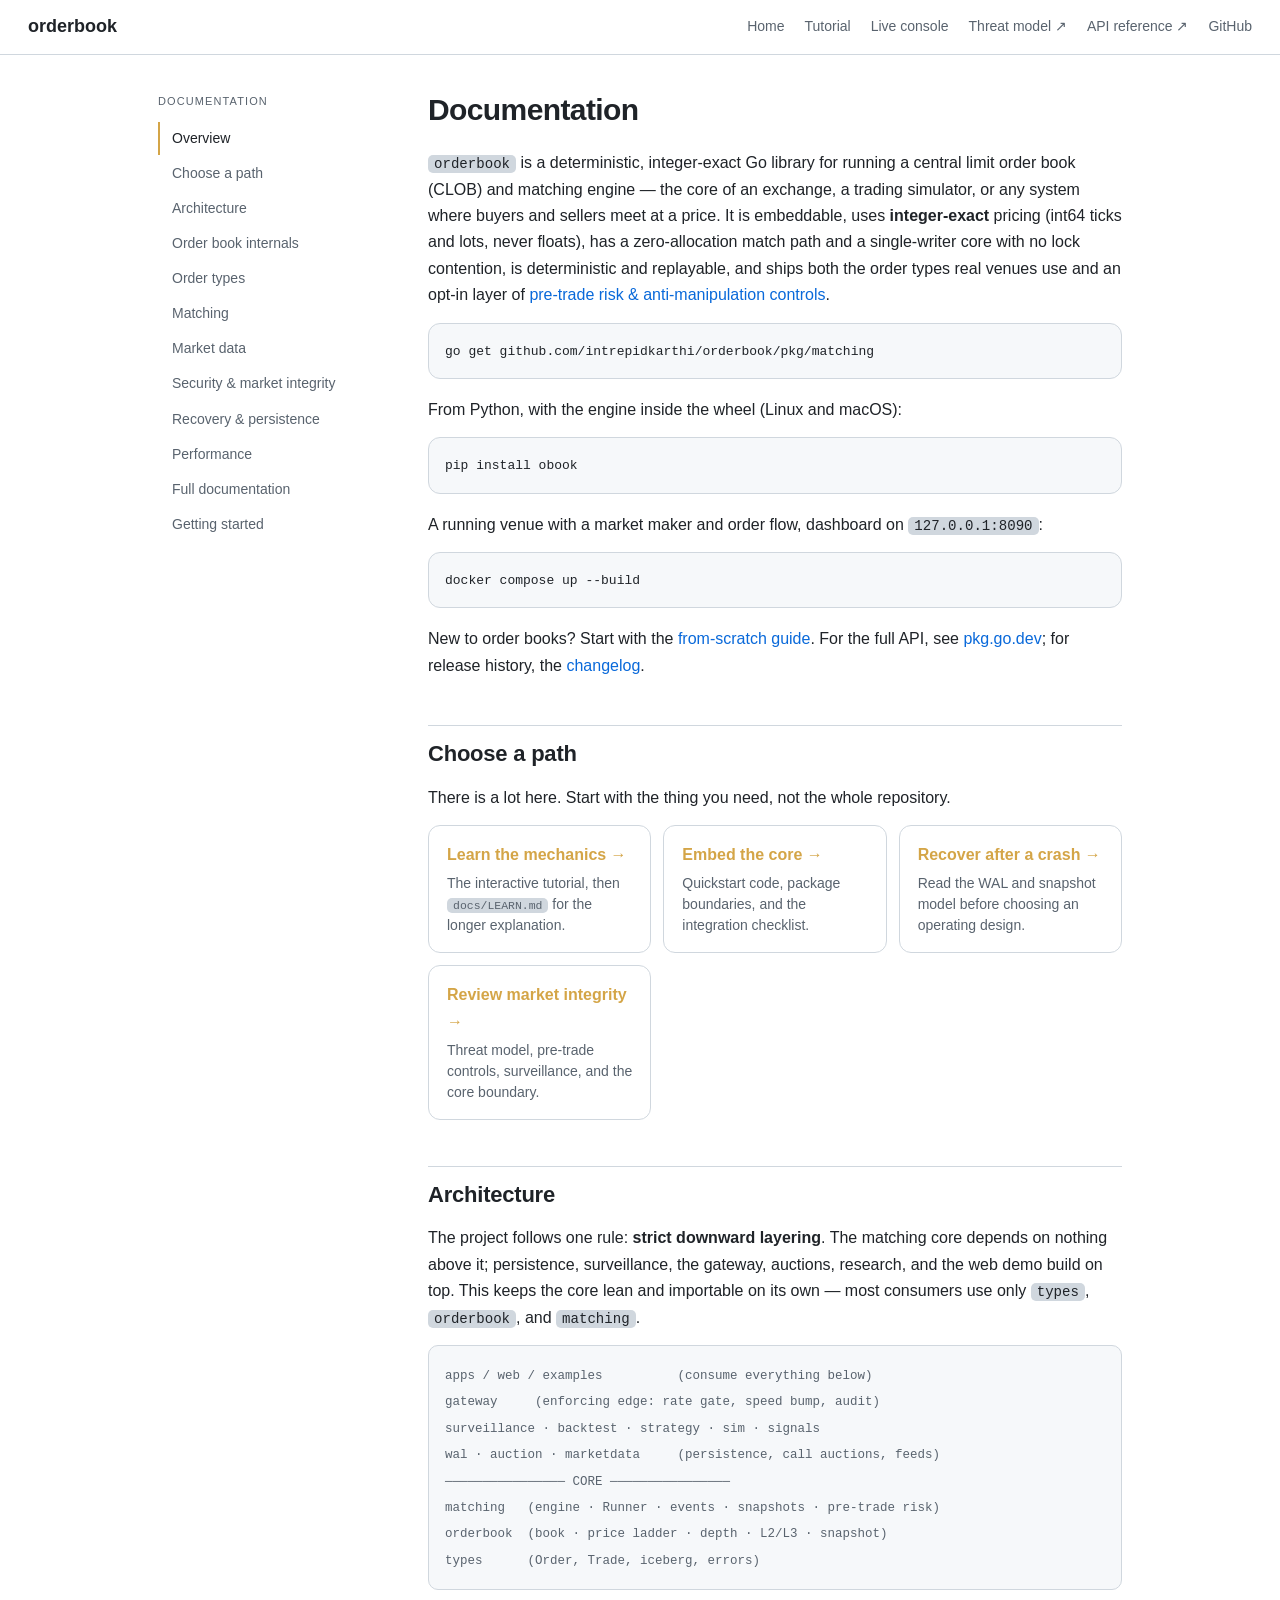
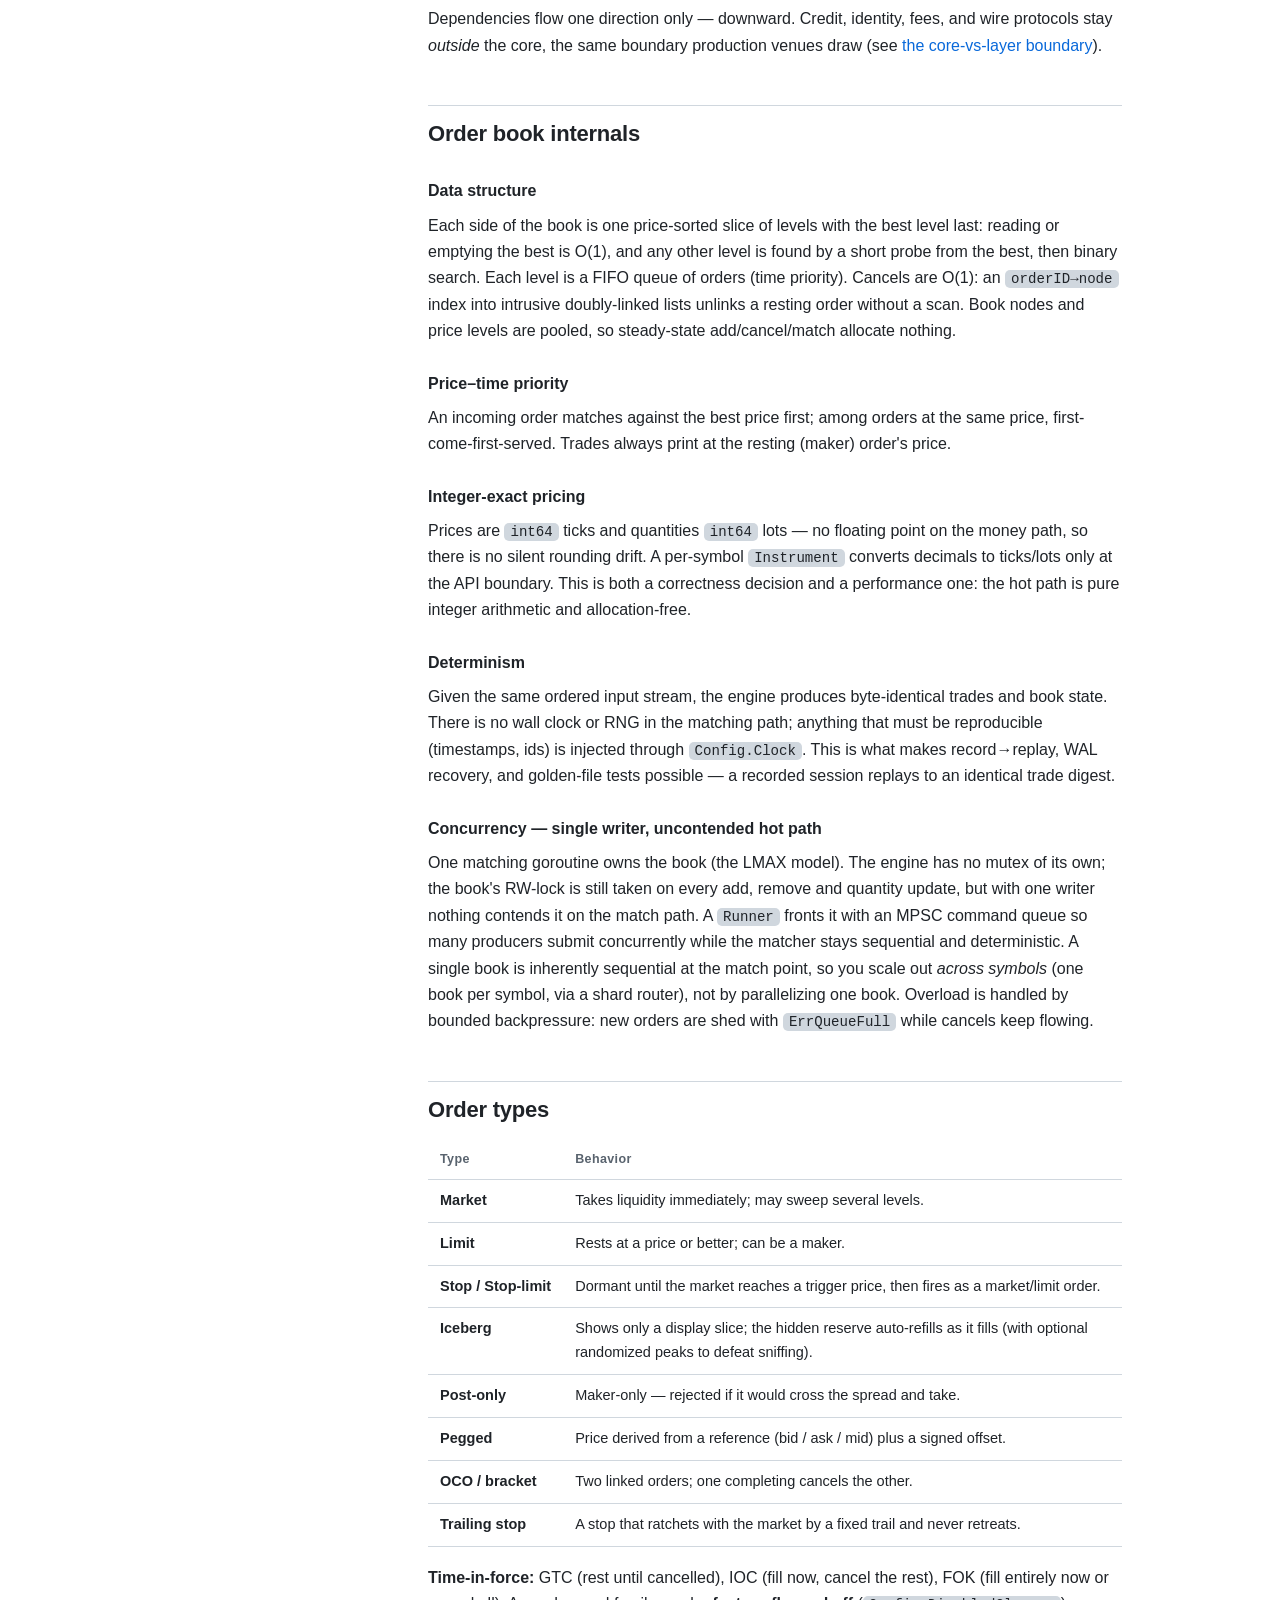
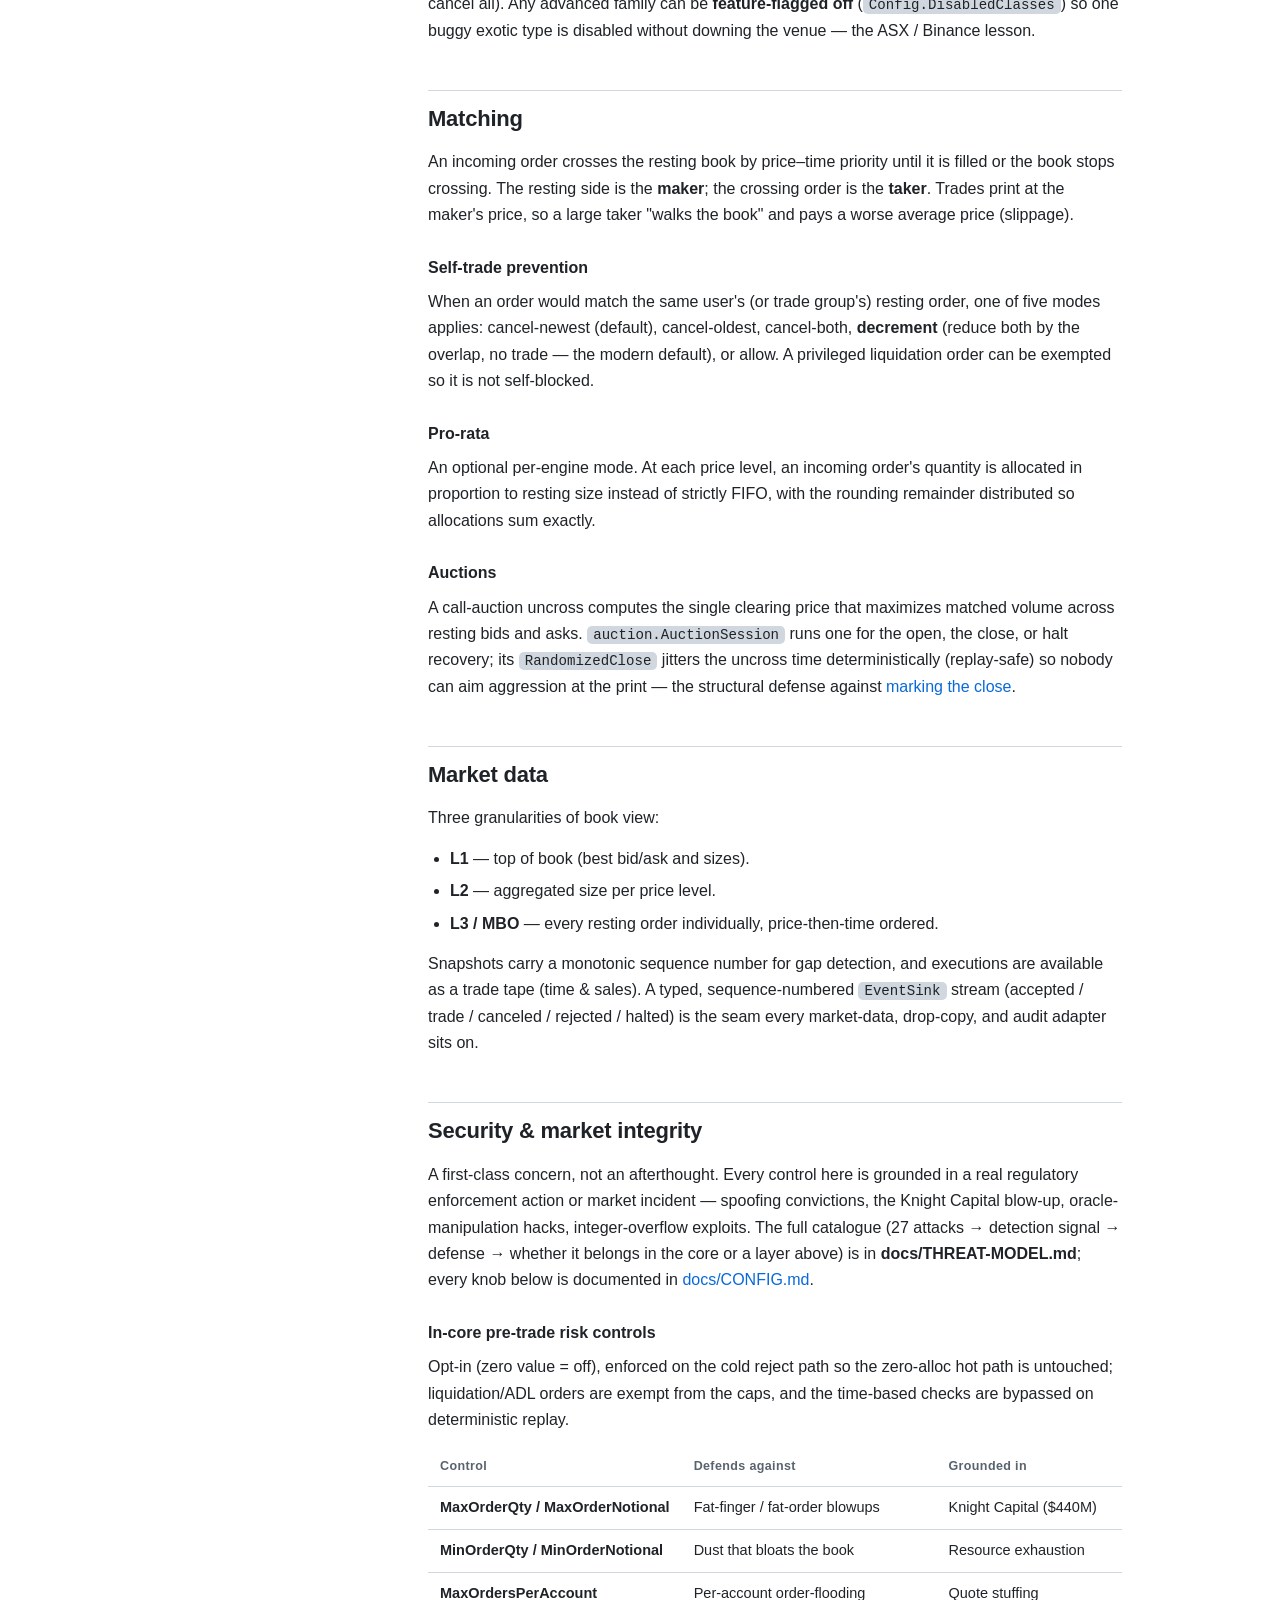
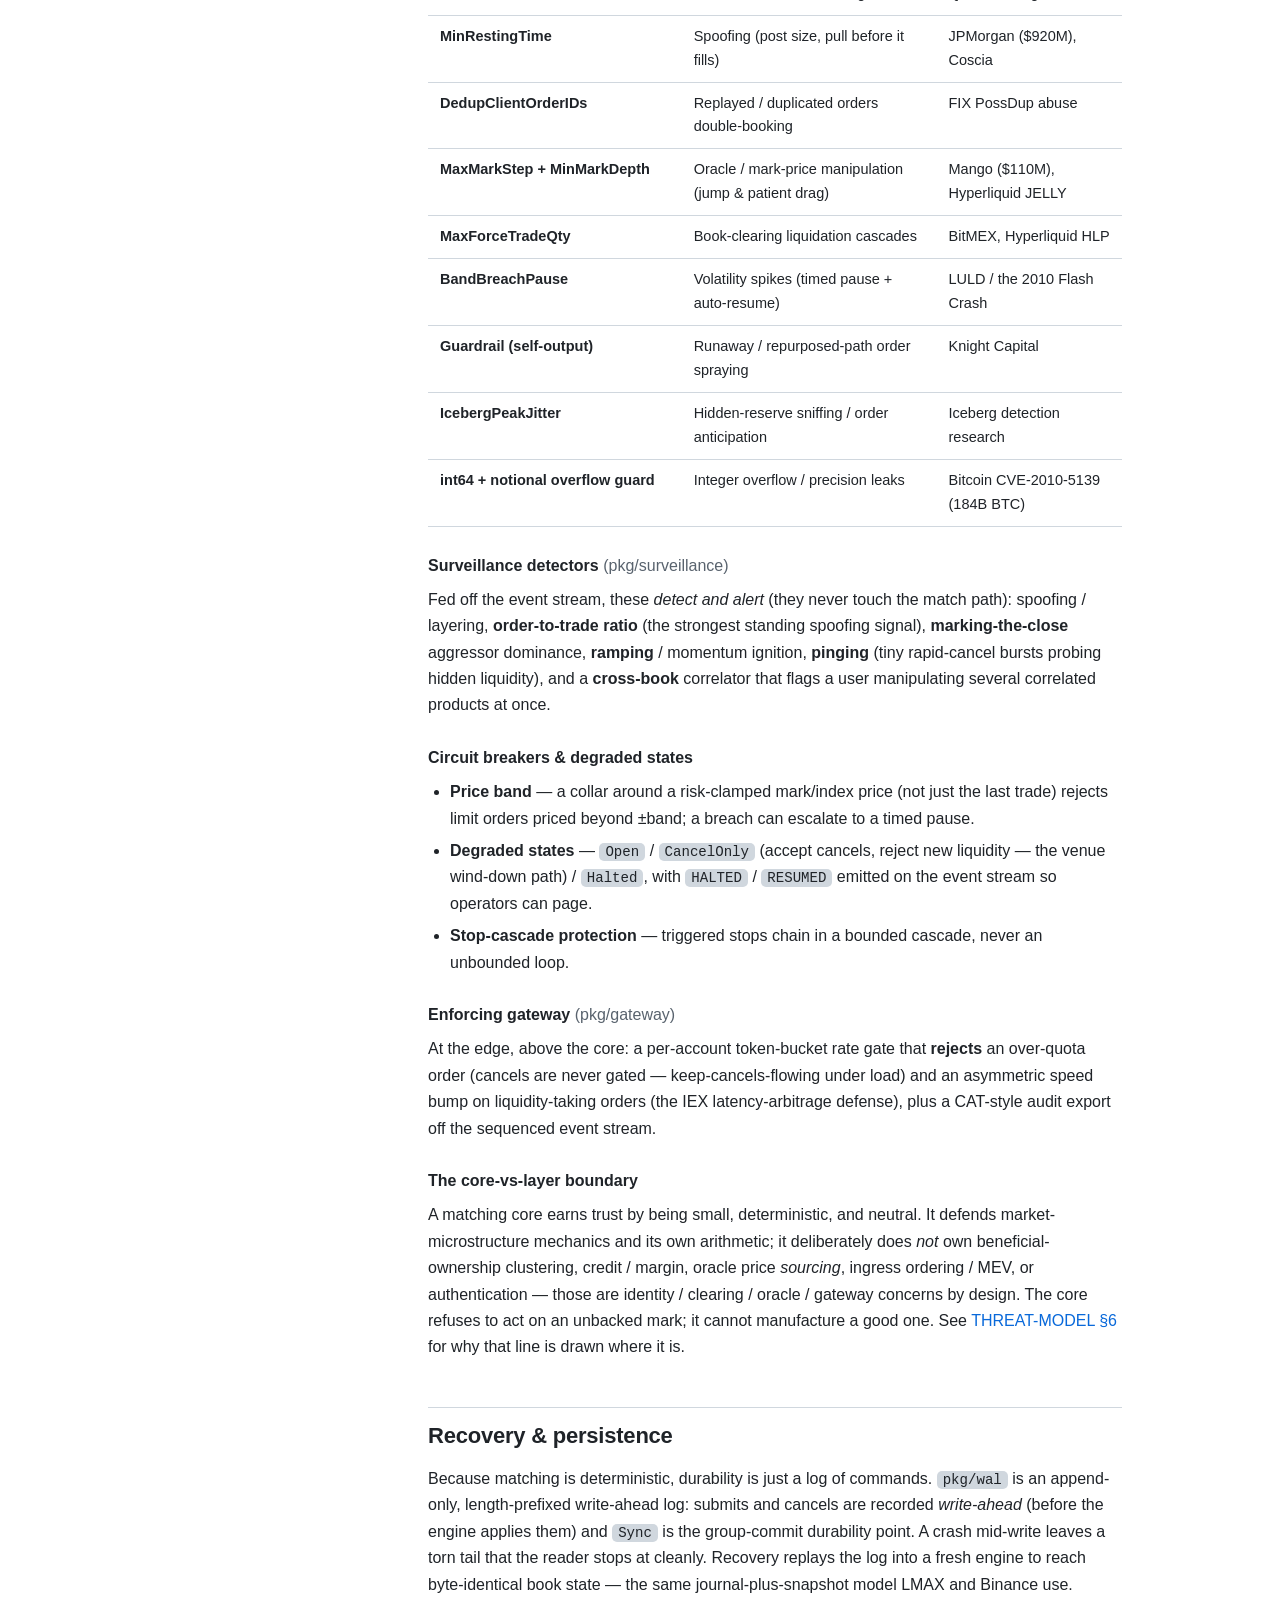
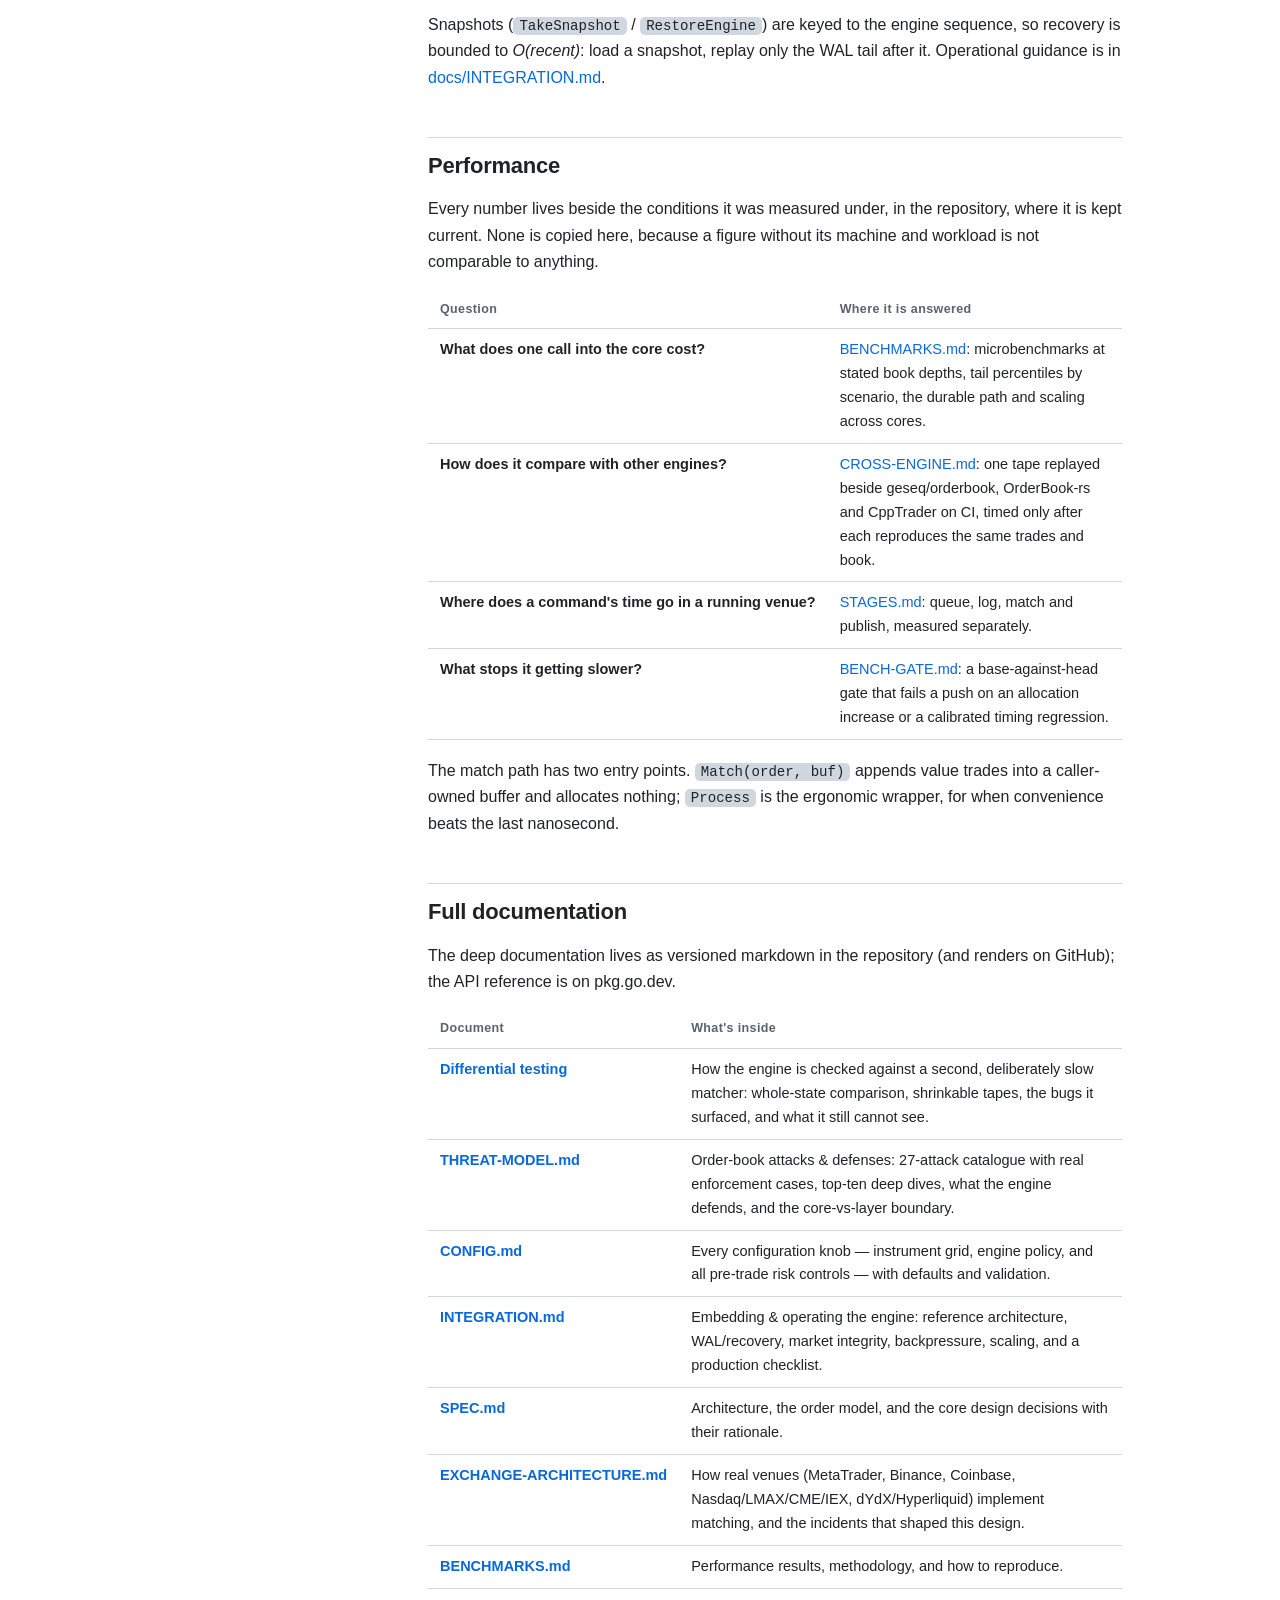
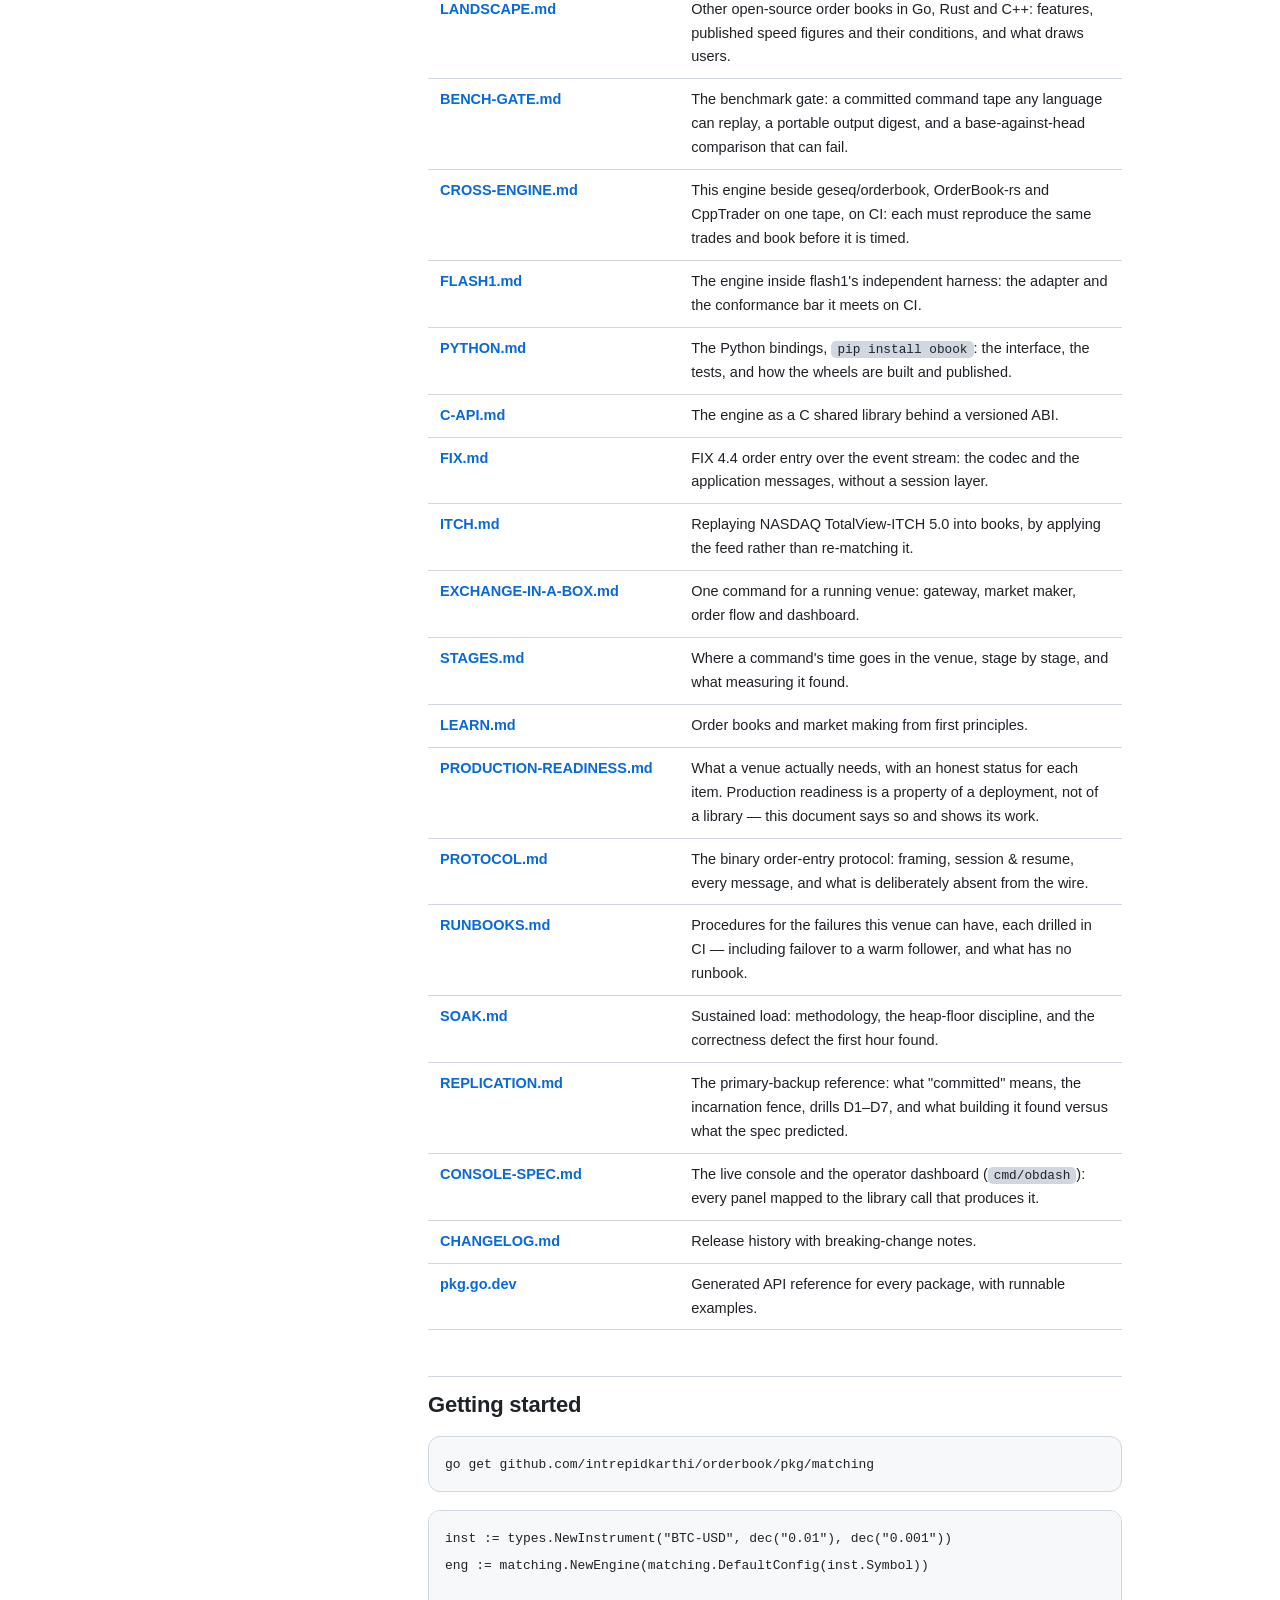
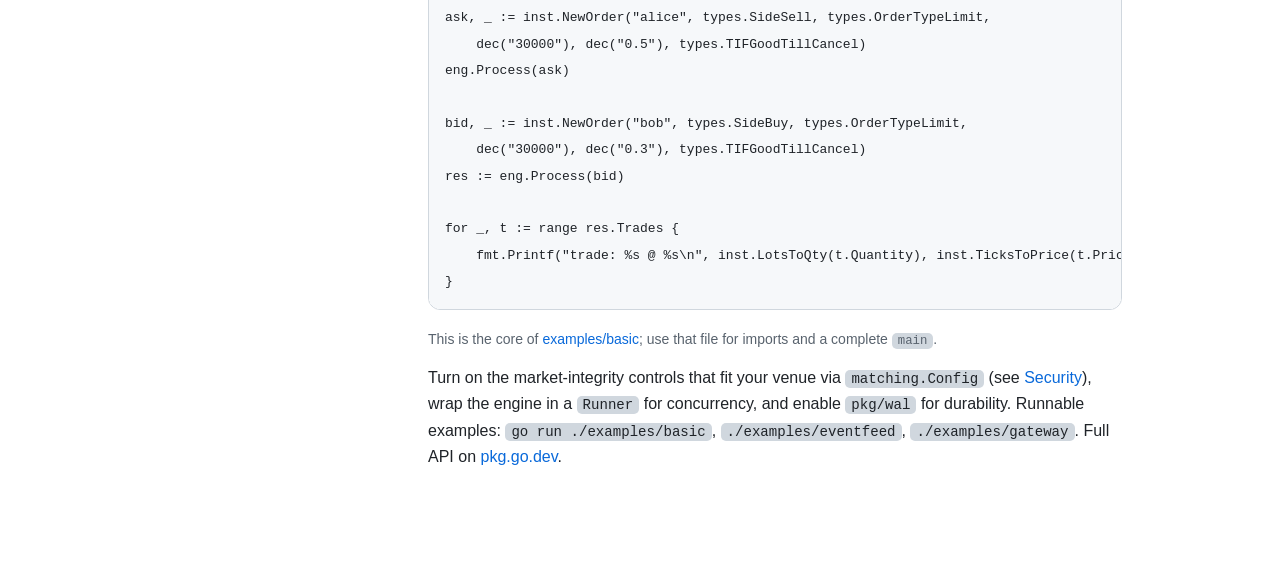
<file: web/docs.html>
<!doctype html>
<html lang="en">
<head>
  <meta charset="utf-8" />
  <meta name="viewport" content="width=device-width, initial-scale=1" />
  <title>Documentation — orderbook</title>
  <meta name="description" content="Architecture, internals, order types, matching, market data, security & market integrity, recovery, and performance of the orderbook matching engine." />
  <meta property="og:type" content="website" />
  <meta property="og:site_name" content="orderbook" />
  <meta property="og:title" content="Documentation — orderbook" />
  <meta property="og:description" content="Architecture, internals, order types, matching, market data, security & market integrity, recovery, and performance of the orderbook matching engine." />
  <meta property="og:url" content="https://intrepidkarthi.github.io/orderbook/docs.html" />
  <meta property="og:image" content="https://intrepidkarthi.github.io/orderbook/og.png" />
  <meta property="og:image:width" content="1280" />
  <meta property="og:image:height" content="640" />
  <meta property="og:image:alt" content="orderbook, an embeddable limit order book and matching engine in Go, beside a depth ladder captured from the live console" />
  <meta name="twitter:card" content="summary_large_image" />
  <link rel="stylesheet" href="style.css" />
</head>
<body class="docs-body">
  <header class="docs-top">
    <a class="brand" href="./">orderbook</a>
    <nav class="docs-toplinks">
      <a href="./">Home</a>
      <a href="learn.html">Tutorial</a>
      <a href="console.html">Live console</a>
      <a href="https://github.com/intrepidkarthi/orderbook/blob/main/docs/THREAT-MODEL.md">Threat model ↗</a>
      <a href="https://pkg.go.dev/github.com/intrepidkarthi/orderbook">API reference ↗</a>
      <a href="https://github.com/intrepidkarthi/orderbook">GitHub</a>
    </nav>
  </header>

  <div class="docs">
    <aside class="docs-nav">
      <nav>
        <span class="docs-nav-title">Documentation</span>
        <a href="#overview">Overview</a>
        <a href="#paths">Choose a path</a>
        <a href="#architecture">Architecture</a>
        <a href="#internals">Order book internals</a>
        <a href="#order-types">Order types</a>
        <a href="#matching">Matching</a>
        <a href="#market-data">Market data</a>
        <a href="#security">Security &amp; market integrity</a>
        <a href="#recovery">Recovery &amp; persistence</a>
        <a href="#performance">Performance</a>
        <a href="#docs-index">Full documentation</a>
        <a href="#start">Getting started</a>
      </nav>
    </aside>

    <main class="docs-main">
      <section id="overview">
        <h1>Documentation</h1>
        <p><code>orderbook</code> is a deterministic, integer-exact Go library for running a central
        limit order book (CLOB) and matching engine — the core of an exchange, a trading
        simulator, or any system where buyers and sellers meet at a price. It is embeddable,
        uses <b>integer-exact</b> pricing (int64 ticks and lots, never floats), has a
        zero-allocation match path and a single-writer core with no lock contention, is deterministic and
        replayable, and ships both the order types real venues use and an opt-in layer of
        <a href="#security">pre-trade risk &amp; anti-manipulation controls</a>.</p>
        <pre class="code"><code>go get github.com/intrepidkarthi/orderbook/pkg/matching</code></pre>
        <p>From Python, with the engine inside the wheel (Linux and macOS):</p>
        <pre class="code"><code>pip install obook</code></pre>
        <p>A running venue with a market maker and order flow, dashboard on <code>127.0.0.1:8090</code>:</p>
        <pre class="code"><code>docker compose up --build</code></pre>
        <p>New to order books? Start with the <a href="https://github.com/intrepidkarthi/orderbook/blob/main/docs/LEARN.md">from-scratch guide</a>.
        For the full API, see <a href="https://pkg.go.dev/github.com/intrepidkarthi/orderbook">pkg.go.dev</a>;
        for release history, the <a href="https://github.com/intrepidkarthi/orderbook/blob/main/CHANGELOG.md">changelog</a>.</p>
      </section>

      <section id="paths">
        <h2>Choose a path</h2>
        <p>There is a lot here. Start with the thing you need, not the whole repository.</p>
        <div class="path-grid">
          <a class="path" href="learn.html"><b>Learn the mechanics →</b><span>The interactive tutorial, then <code>docs/LEARN.md</code> for the longer explanation.</span></a>
          <a class="path" href="#start"><b>Embed the core →</b><span>Quickstart code, package boundaries, and the integration checklist.</span></a>
          <a class="path" href="#recovery"><b>Recover after a crash →</b><span>Read the WAL and snapshot model before choosing an operating design.</span></a>
          <a class="path" href="#security"><b>Review market integrity →</b><span>Threat model, pre-trade controls, surveillance, and the core boundary.</span></a>
        </div>
      </section>

      <section id="architecture">
        <h2>Architecture</h2>
        <p>The project follows one rule: <b>strict downward layering</b>. The matching core
        depends on nothing above it; persistence, surveillance, the gateway, auctions,
        research, and the web demo build on top. This keeps the core lean and importable on
        its own — most consumers use only <code>types</code>, <code>orderbook</code>, and
        <code>matching</code>.</p>
        <pre class="diagram"><code>apps / web / examples          (consume everything below)
gateway     (enforcing edge: rate gate, speed bump, audit)
surveillance · backtest · strategy · sim · signals
wal · auction · marketdata     (persistence, call auctions, feeds)
──────────────── CORE ────────────────
matching   (engine · Runner · events · snapshots · pre-trade risk)
orderbook  (book · price ladder · depth · L2/L3 · snapshot)
types      (Order, Trade, iceberg, errors)</code></pre>
        <p>Dependencies flow one direction only — downward. Credit, identity, fees, and wire
        protocols stay <em>outside</em> the core, the same boundary production venues draw
        (see <a href="#security">the core-vs-layer boundary</a>).</p>
      </section>

      <section id="internals">
        <h2>Order book internals</h2>
        <h3>Data structure</h3>
        <p>Each side of the book is one price-sorted slice of levels with the best level last:
        reading or emptying the best is O(1), and any other level is found by a short probe
        from the best, then binary search. Each level is a FIFO
        queue of orders (time priority). Cancels are O(1): an <code>orderID→node</code> index
        into intrusive doubly-linked lists unlinks a resting order without a scan. Book nodes
        and price levels are pooled, so steady-state add/cancel/match allocate nothing.</p>

        <h3>Price–time priority</h3>
        <p>An incoming order matches against the best price first; among orders at the same
        price, first-come-first-served. Trades always print at the resting (maker) order's
        price.</p>

        <h3>Integer-exact pricing</h3>
        <p>Prices are <code>int64</code> ticks and quantities <code>int64</code> lots — no
        floating point on the money path, so there is no silent rounding drift. A per-symbol
        <code>Instrument</code> converts decimals to ticks/lots only at the API boundary. This
        is both a correctness decision and a performance one: the hot path is pure integer
        arithmetic and allocation-free.</p>

        <h3>Determinism</h3>
        <p>Given the same ordered input stream, the engine produces byte-identical trades and
        book state. There is no wall clock or RNG in the matching path; anything that must be
        reproducible (timestamps, ids) is injected through <code>Config.Clock</code>. This is
        what makes record→replay, WAL recovery, and golden-file tests possible — a recorded
        session replays to an identical trade digest.</p>

        <h3>Concurrency — single writer, uncontended hot path</h3>
        <p>One matching goroutine owns the book (the LMAX model). The engine has no mutex of its
        own; the book's RW-lock is still taken on every add, remove and quantity update, but with
        one writer nothing contends it on the match path.
        A <code>Runner</code> fronts it with an MPSC command queue so many producers submit
        concurrently while the matcher stays sequential and deterministic. A single book is
        inherently sequential at the match point, so you scale out <em>across symbols</em>
        (one book per symbol, via a shard router), not by parallelizing one book. Overload is
        handled by bounded backpressure: new orders are shed with <code>ErrQueueFull</code>
        while cancels keep flowing.</p>
      </section>

      <section id="order-types">
        <h2>Order types</h2>
        <table class="tbl">
          <thead><tr><th>Type</th><th>Behavior</th></tr></thead>
          <tbody>
            <tr><td>Market</td><td>Takes liquidity immediately; may sweep several levels.</td></tr>
            <tr><td>Limit</td><td>Rests at a price or better; can be a maker.</td></tr>
            <tr><td>Stop / Stop-limit</td><td>Dormant until the market reaches a trigger price, then fires as a market/limit order.</td></tr>
            <tr><td>Iceberg</td><td>Shows only a display slice; the hidden reserve auto-refills as it fills (with optional randomized peaks to defeat sniffing).</td></tr>
            <tr><td>Post-only</td><td>Maker-only — rejected if it would cross the spread and take.</td></tr>
            <tr><td>Pegged</td><td>Price derived from a reference (bid / ask / mid) plus a signed offset.</td></tr>
            <tr><td>OCO / bracket</td><td>Two linked orders; one completing cancels the other.</td></tr>
            <tr><td>Trailing stop</td><td>A stop that ratchets with the market by a fixed trail and never retreats.</td></tr>
          </tbody>
        </table>
        <p><b>Time-in-force:</b> GTC (rest until cancelled), IOC (fill now, cancel the rest),
        FOK (fill entirely now or cancel all). Any advanced family can be <b>feature-flagged
        off</b> (<code>Config.DisabledClasses</code>) so one buggy exotic type is disabled
        without downing the venue — the ASX / Binance lesson.</p>
      </section>

      <section id="matching">
        <h2>Matching</h2>
        <p>An incoming order crosses the resting book by price–time priority until it is
        filled or the book stops crossing. The resting side is the <b>maker</b>; the crossing
        order is the <b>taker</b>. Trades print at the maker's price, so a large taker "walks
        the book" and pays a worse average price (slippage).</p>

        <h3>Self-trade prevention</h3>
        <p>When an order would match the same user's (or trade group's) resting order, one of
        five modes applies: cancel-newest (default), cancel-oldest, cancel-both,
        <b>decrement</b> (reduce both by the overlap, no trade — the modern default), or allow.
        A privileged liquidation order can be exempted so it is not self-blocked.</p>

        <h3>Pro-rata</h3>
        <p>An optional per-engine mode. At each price level, an incoming order's quantity is
        allocated in proportion to resting size instead of strictly FIFO, with the rounding
        remainder distributed so allocations sum exactly.</p>

        <h3>Auctions</h3>
        <p>A call-auction uncross computes the single clearing price that maximizes matched
        volume across resting bids and asks. <code>auction.AuctionSession</code> runs one for
        the open, the close, or halt recovery; its <code>RandomizedClose</code> jitters the
        uncross time deterministically (replay-safe) so nobody can aim aggression at the print
        — the structural defense against <a href="#security">marking the close</a>.</p>
      </section>

      <section id="market-data">
        <h2>Market data</h2>
        <p>Three granularities of book view:</p>
        <ul>
          <li><b>L1</b> — top of book (best bid/ask and sizes).</li>
          <li><b>L2</b> — aggregated size per price level.</li>
          <li><b>L3 / MBO</b> — every resting order individually, price-then-time ordered.</li>
        </ul>
        <p>Snapshots carry a monotonic sequence number for gap detection, and executions are
        available as a trade tape (time &amp; sales). A typed, sequence-numbered
        <code>EventSink</code> stream (accepted / trade / canceled / rejected / halted) is the
        seam every market-data, drop-copy, and audit adapter sits on.</p>
      </section>

      <section id="security">
        <h2>Security &amp; market integrity</h2>
        <p>A first-class concern, not an afterthought. Every control here is grounded in a
        real regulatory enforcement action or market incident — spoofing convictions, the
        Knight Capital blow-up, oracle-manipulation hacks, integer-overflow exploits. The full
        catalogue (27 attacks → detection signal → defense → whether it belongs in the core or
        a layer above) is in
        <a href="https://github.com/intrepidkarthi/orderbook/blob/main/docs/THREAT-MODEL.md"><b>docs/THREAT-MODEL.md</b></a>;
        every knob below is documented in
        <a href="https://github.com/intrepidkarthi/orderbook/blob/main/docs/CONFIG.md">docs/CONFIG.md</a>.</p>

        <h3>In-core pre-trade risk controls</h3>
        <p>Opt-in (zero value = off), enforced on the cold reject path so the zero-alloc hot
        path is untouched; liquidation/ADL orders are exempt from the caps, and the time-based
        checks are bypassed on deterministic replay.</p>
        <table class="tbl">
          <thead><tr><th>Control</th><th>Defends against</th><th>Grounded in</th></tr></thead>
          <tbody>
            <tr><td>MaxOrderQty / MaxOrderNotional</td><td>Fat-finger / fat-order blowups</td><td>Knight Capital ($440M)</td></tr>
            <tr><td>MinOrderQty / MinOrderNotional</td><td>Dust that bloats the book</td><td>Resource exhaustion</td></tr>
            <tr><td>MaxOrdersPerAccount</td><td>Per-account order-flooding</td><td>Quote stuffing</td></tr>
            <tr><td>MinRestingTime</td><td>Spoofing (post size, pull before it fills)</td><td>JPMorgan ($920M), Coscia</td></tr>
            <tr><td>DedupClientOrderIDs</td><td>Replayed / duplicated orders double-booking</td><td>FIX PossDup abuse</td></tr>
            <tr><td>MaxMarkStep + MinMarkDepth</td><td>Oracle / mark-price manipulation (jump &amp; patient drag)</td><td>Mango ($110M), Hyperliquid JELLY</td></tr>
            <tr><td>MaxForceTradeQty</td><td>Book-clearing liquidation cascades</td><td>BitMEX, Hyperliquid HLP</td></tr>
            <tr><td>BandBreachPause</td><td>Volatility spikes (timed pause + auto-resume)</td><td>LULD / the 2010 Flash Crash</td></tr>
            <tr><td>Guardrail (self-output)</td><td>Runaway / repurposed-path order spraying</td><td>Knight Capital</td></tr>
            <tr><td>IcebergPeakJitter</td><td>Hidden-reserve sniffing / order anticipation</td><td>Iceberg detection research</td></tr>
            <tr><td>int64 + notional overflow guard</td><td>Integer overflow / precision leaks</td><td>Bitcoin CVE-2010-5139 (184B BTC)</td></tr>
          </tbody>
        </table>

        <h3>Surveillance detectors <span style="color:var(--muted);font-weight:400">(pkg/surveillance)</span></h3>
        <p>Fed off the event stream, these <em>detect and alert</em> (they never touch the
        match path): spoofing / layering, <b>order-to-trade ratio</b> (the strongest standing
        spoofing signal), <b>marking-the-close</b> aggressor dominance, <b>ramping</b> /
        momentum ignition, <b>pinging</b> (tiny rapid-cancel bursts probing hidden liquidity),
        and a <b>cross-book</b> correlator that flags a user manipulating several correlated
        products at once.</p>

        <h3>Circuit breakers &amp; degraded states</h3>
        <ul>
          <li><b>Price band</b> — a collar around a risk-clamped mark/index price (not just the
          last trade) rejects limit orders priced beyond ±band; a breach can escalate to a
          timed pause.</li>
          <li><b>Degraded states</b> — <code>Open</code> / <code>CancelOnly</code> (accept
          cancels, reject new liquidity — the venue wind-down path) / <code>Halted</code>, with
          <code>HALTED</code> / <code>RESUMED</code> emitted on the event stream so operators
          can page.</li>
          <li><b>Stop-cascade protection</b> — triggered stops chain in a bounded cascade, never
          an unbounded loop.</li>
        </ul>

        <h3>Enforcing gateway <span style="color:var(--muted);font-weight:400">(pkg/gateway)</span></h3>
        <p>At the edge, above the core: a per-account token-bucket rate gate that <b>rejects</b>
        an over-quota order (cancels are never gated — keep-cancels-flowing under load) and an
        asymmetric speed bump on liquidity-taking orders (the IEX latency-arbitrage defense),
        plus a CAT-style audit export off the sequenced event stream.</p>

        <h3>The core-vs-layer boundary</h3>
        <p>A matching core earns trust by being small, deterministic, and neutral. It defends
        market-microstructure mechanics and its own arithmetic; it deliberately does <em>not</em>
        own beneficial-ownership clustering, credit / margin, oracle price <em>sourcing</em>,
        ingress ordering / MEV, or authentication — those are identity / clearing / oracle /
        gateway concerns by design. The core refuses to act on an unbacked mark; it cannot
        manufacture a good one. See
        <a href="https://github.com/intrepidkarthi/orderbook/blob/main/docs/THREAT-MODEL.md#6-what-a-pure-matching-core-cannot-defend--and-why-the-boundary-is-correct">THREAT-MODEL §6</a>
        for why that line is drawn where it is.</p>
      </section>

      <section id="recovery">
        <h2>Recovery &amp; persistence</h2>
        <p>Because matching is deterministic, durability is just a log of commands.
        <code>pkg/wal</code> is an append-only, length-prefixed write-ahead log: submits and
        cancels are recorded <em>write-ahead</em> (before the engine applies them) and
        <code>Sync</code> is the group-commit durability point. A crash mid-write leaves a torn
        tail that the reader stops at cleanly. Recovery replays the log into a fresh engine to
        reach byte-identical book state — the same journal-plus-snapshot model LMAX and Binance
        use.</p>
        <p>Snapshots (<code>TakeSnapshot</code> / <code>RestoreEngine</code>) are keyed to the
        engine sequence, so recovery is bounded to <em>O(recent)</em>: load a snapshot, replay
        only the WAL tail after it. Operational guidance is in
        <a href="https://github.com/intrepidkarthi/orderbook/blob/main/docs/INTEGRATION.md">docs/INTEGRATION.md</a>.</p>
      </section>

      <section id="performance">
        <h2>Performance</h2>
        <p>Every number lives beside the conditions it was measured under, in the repository,
        where it is kept current. None is copied here, because a figure without its machine and
        workload is not comparable to anything.</p>
        <table class="tbl">
          <thead><tr><th>Question</th><th>Where it is answered</th></tr></thead>
          <tbody>
            <tr><td>What does one call into the core cost?</td><td><a href="https://github.com/intrepidkarthi/orderbook/blob/main/docs/BENCHMARKS.md">BENCHMARKS.md</a>: microbenchmarks at stated book depths, tail percentiles by scenario, the durable path and scaling across cores.</td></tr>
            <tr><td>How does it compare with other engines?</td><td><a href="https://github.com/intrepidkarthi/orderbook/blob/main/docs/CROSS-ENGINE.md">CROSS-ENGINE.md</a>: one tape replayed beside geseq/orderbook, OrderBook-rs and CppTrader on CI, timed only after each reproduces the same trades and book.</td></tr>
            <tr><td>Where does a command's time go in a running venue?</td><td><a href="https://github.com/intrepidkarthi/orderbook/blob/main/docs/STAGES.md">STAGES.md</a>: queue, log, match and publish, measured separately.</td></tr>
            <tr><td>What stops it getting slower?</td><td><a href="https://github.com/intrepidkarthi/orderbook/blob/main/docs/BENCH-GATE.md">BENCH-GATE.md</a>: a base-against-head gate that fails a push on an allocation increase or a calibrated timing regression.</td></tr>
          </tbody>
        </table>
        <p>The match path has two entry points. <code>Match(order, buf)</code> appends value trades
        into a caller-owned buffer and allocates nothing; <code>Process</code> is the ergonomic
        wrapper, for when convenience beats the last nanosecond.</p>
      </section>

      <section id="docs-index">
        <h2>Full documentation</h2>
        <p>The deep documentation lives as versioned markdown in the repository (and renders on
        GitHub); the API reference is on pkg.go.dev.</p>
        <table class="tbl">
          <thead><tr><th>Document</th><th>What's inside</th></tr></thead>
          <tbody>
            <tr><td><a href="docs/differential-testing.html">Differential testing</a></td><td>How the engine is checked against a second, deliberately slow matcher: whole-state comparison, shrinkable tapes, the bugs it surfaced, and what it still cannot see.</td></tr>
            <tr><td><a href="https://github.com/intrepidkarthi/orderbook/blob/main/docs/THREAT-MODEL.md">THREAT-MODEL.md</a></td><td>Order-book attacks &amp; defenses: 27-attack catalogue with real enforcement cases, top-ten deep dives, what the engine defends, and the core-vs-layer boundary.</td></tr>
            <tr><td><a href="https://github.com/intrepidkarthi/orderbook/blob/main/docs/CONFIG.md">CONFIG.md</a></td><td>Every configuration knob — instrument grid, engine policy, and all pre-trade risk controls — with defaults and validation.</td></tr>
            <tr><td><a href="https://github.com/intrepidkarthi/orderbook/blob/main/docs/INTEGRATION.md">INTEGRATION.md</a></td><td>Embedding &amp; operating the engine: reference architecture, WAL/recovery, market integrity, backpressure, scaling, and a production checklist.</td></tr>
            <tr><td><a href="https://github.com/intrepidkarthi/orderbook/blob/main/docs/SPEC.md">SPEC.md</a></td><td>Architecture, the order model, and the core design decisions with their rationale.</td></tr>
            <tr><td><a href="https://github.com/intrepidkarthi/orderbook/blob/main/docs/EXCHANGE-ARCHITECTURE.md">EXCHANGE-ARCHITECTURE.md</a></td><td>How real venues (MetaTrader, Binance, Coinbase, Nasdaq/LMAX/CME/IEX, dYdX/Hyperliquid) implement matching, and the incidents that shaped this design.</td></tr>
            <tr><td><a href="https://github.com/intrepidkarthi/orderbook/blob/main/docs/BENCHMARKS.md">BENCHMARKS.md</a></td><td>Performance results, methodology, and how to reproduce.</td></tr>
            <tr><td><a href="https://github.com/intrepidkarthi/orderbook/blob/main/docs/LANDSCAPE.md">LANDSCAPE.md</a></td><td>Other open-source order books in Go, Rust and C++: features, published speed figures and their conditions, and what draws users.</td></tr>
            <tr><td><a href="https://github.com/intrepidkarthi/orderbook/blob/main/docs/BENCH-GATE.md">BENCH-GATE.md</a></td><td>The benchmark gate: a committed command tape any language can replay, a portable output digest, and a base-against-head comparison that can fail.</td></tr>
            <tr><td><a href="https://github.com/intrepidkarthi/orderbook/blob/main/docs/CROSS-ENGINE.md">CROSS-ENGINE.md</a></td><td>This engine beside geseq/orderbook, OrderBook-rs and CppTrader on one tape, on CI: each must reproduce the same trades and book before it is timed.</td></tr>
            <tr><td><a href="https://github.com/intrepidkarthi/orderbook/blob/main/docs/FLASH1.md">FLASH1.md</a></td><td>The engine inside flash1's independent harness: the adapter and the conformance bar it meets on CI.</td></tr>
            <tr><td><a href="https://github.com/intrepidkarthi/orderbook/blob/main/docs/PYTHON.md">PYTHON.md</a></td><td>The Python bindings, <code>pip install obook</code>: the interface, the tests, and how the wheels are built and published.</td></tr>
            <tr><td><a href="https://github.com/intrepidkarthi/orderbook/blob/main/docs/C-API.md">C-API.md</a></td><td>The engine as a C shared library behind a versioned ABI.</td></tr>
            <tr><td><a href="https://github.com/intrepidkarthi/orderbook/blob/main/docs/FIX.md">FIX.md</a></td><td>FIX 4.4 order entry over the event stream: the codec and the application messages, without a session layer.</td></tr>
            <tr><td><a href="https://github.com/intrepidkarthi/orderbook/blob/main/docs/ITCH.md">ITCH.md</a></td><td>Replaying NASDAQ TotalView-ITCH 5.0 into books, by applying the feed rather than re-matching it.</td></tr>
            <tr><td><a href="https://github.com/intrepidkarthi/orderbook/blob/main/docs/EXCHANGE-IN-A-BOX.md">EXCHANGE-IN-A-BOX.md</a></td><td>One command for a running venue: gateway, market maker, order flow and dashboard.</td></tr>
            <tr><td><a href="https://github.com/intrepidkarthi/orderbook/blob/main/docs/STAGES.md">STAGES.md</a></td><td>Where a command's time goes in the venue, stage by stage, and what measuring it found.</td></tr>
            <tr><td><a href="https://github.com/intrepidkarthi/orderbook/blob/main/docs/LEARN.md">LEARN.md</a></td><td>Order books and market making from first principles.</td></tr>
            <tr><td><a href="https://github.com/intrepidkarthi/orderbook/blob/main/docs/PRODUCTION-READINESS.md">PRODUCTION-READINESS.md</a></td><td>What a venue actually needs, with an honest status for each item. Production readiness is a property of a deployment, not of a library — this document says so and shows its work.</td></tr>
            <tr><td><a href="https://github.com/intrepidkarthi/orderbook/blob/main/docs/PROTOCOL.md">PROTOCOL.md</a></td><td>The binary order-entry protocol: framing, session &amp; resume, every message, and what is deliberately absent from the wire.</td></tr>
            <tr><td><a href="https://github.com/intrepidkarthi/orderbook/blob/main/docs/RUNBOOKS.md">RUNBOOKS.md</a></td><td>Procedures for the failures this venue can have, each drilled in CI — including failover to a warm follower, and what has no runbook.</td></tr>
            <tr><td><a href="https://github.com/intrepidkarthi/orderbook/blob/main/docs/SOAK.md">SOAK.md</a></td><td>Sustained load: methodology, the heap-floor discipline, and the correctness defect the first hour found.</td></tr>
            <tr><td><a href="https://github.com/intrepidkarthi/orderbook/blob/main/docs/REPLICATION.md">REPLICATION.md</a></td><td>The primary-backup reference: what "committed" means, the incarnation fence, drills D1–D7, and what building it found versus what the spec predicted.</td></tr>
            <tr><td><a href="https://github.com/intrepidkarthi/orderbook/blob/main/docs/CONSOLE-SPEC.md">CONSOLE-SPEC.md</a></td><td>The live console and the operator dashboard (<code>cmd/obdash</code>): every panel mapped to the library call that produces it.</td></tr>
            <tr><td><a href="https://github.com/intrepidkarthi/orderbook/blob/main/CHANGELOG.md">CHANGELOG.md</a></td><td>Release history with breaking-change notes.</td></tr>
            <tr><td><a href="https://pkg.go.dev/github.com/intrepidkarthi/orderbook">pkg.go.dev</a></td><td>Generated API reference for every package, with runnable examples.</td></tr>
          </tbody>
        </table>
      </section>

      <section id="start">
        <h2>Getting started</h2>
        <pre class="code"><code>go get github.com/intrepidkarthi/orderbook/pkg/matching</code></pre>
        <pre class="code"><code>inst := types.NewInstrument("BTC-USD", dec("0.01"), dec("0.001"))
eng := matching.NewEngine(matching.DefaultConfig(inst.Symbol))

ask, _ := inst.NewOrder("alice", types.SideSell, types.OrderTypeLimit,
    dec("30000"), dec("0.5"), types.TIFGoodTillCancel)
eng.Process(ask)

bid, _ := inst.NewOrder("bob", types.SideBuy, types.OrderTypeLimit,
    dec("30000"), dec("0.3"), types.TIFGoodTillCancel)
res := eng.Process(bid)

for _, t := range res.Trades {
    fmt.Printf("trade: %s @ %s\n", inst.LotsToQty(t.Quantity), inst.TicksToPrice(t.Price))
}</code></pre>
        <p class="hint">This is the core of <a href="https://github.com/intrepidkarthi/orderbook/blob/main/examples/basic/main.go">examples/basic</a>; use that file for imports and a complete <code>main</code>.</p>
        <p>Turn on the market-integrity controls that fit your venue via <code>matching.Config</code>
        (see <a href="#security">Security</a>), wrap the engine in a <code>Runner</code> for
        concurrency, and enable <code>pkg/wal</code> for durability. Runnable examples:
        <code>go run ./examples/basic</code>, <code>./examples/eventfeed</code>,
        <code>./examples/gateway</code>. Full API on
        <a href="https://pkg.go.dev/github.com/intrepidkarthi/orderbook">pkg.go.dev</a>.</p>
      </section>
    </main>
  </div>

  <script>
    // Highlight the current section in the sidebar as you scroll.
    const links = [...document.querySelectorAll(".docs-nav a")];
    const map = new Map(links.map((a) => [a.getAttribute("href").slice(1), a]));
    const obs = new IntersectionObserver(
      (entries) => {
        entries.forEach((e) => {
          if (e.isIntersecting) {
            links.forEach((a) => a.classList.remove("on"));
            const a = map.get(e.target.id);
            if (a) a.classList.add("on");
          }
        });
      },
      { rootMargin: "-10% 0px -80% 0px" }
    );
    document.querySelectorAll(".docs-main section").forEach((s) => obs.observe(s));
  </script>
</body>
</html>
</file>
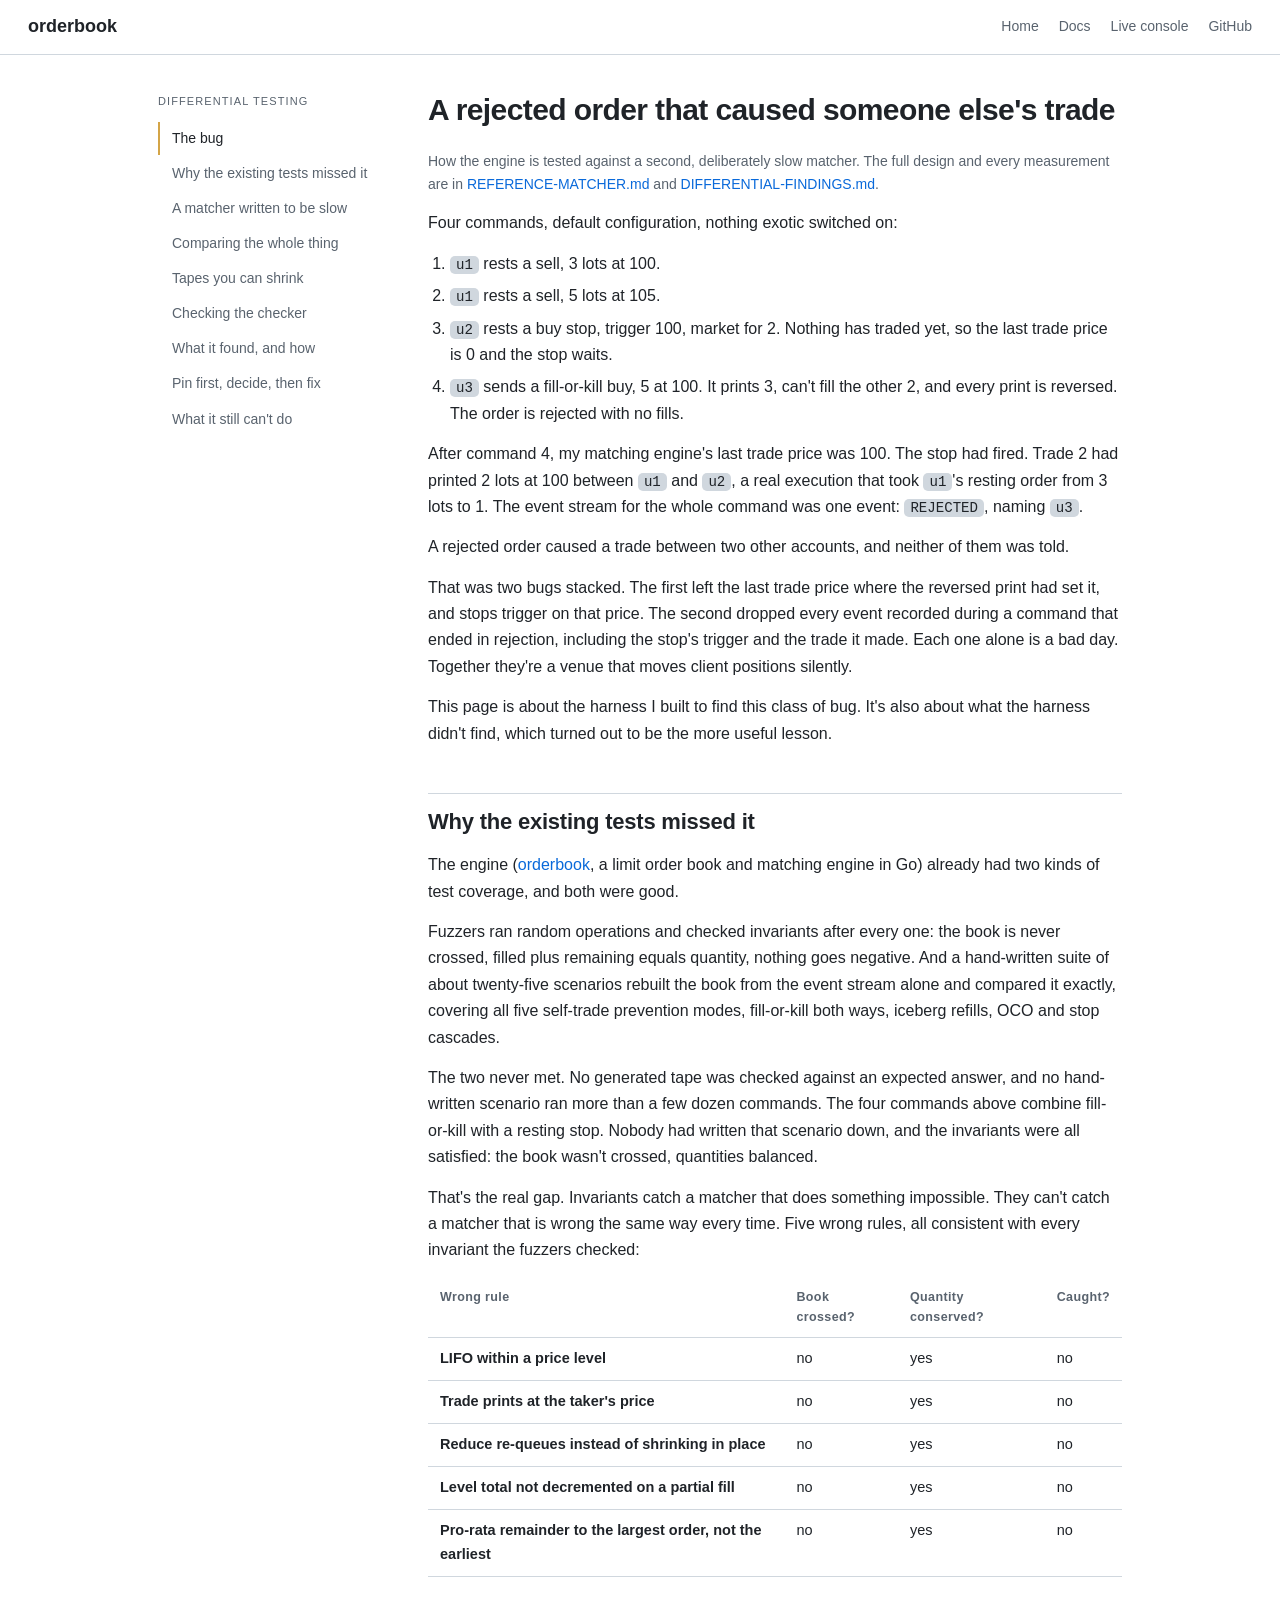
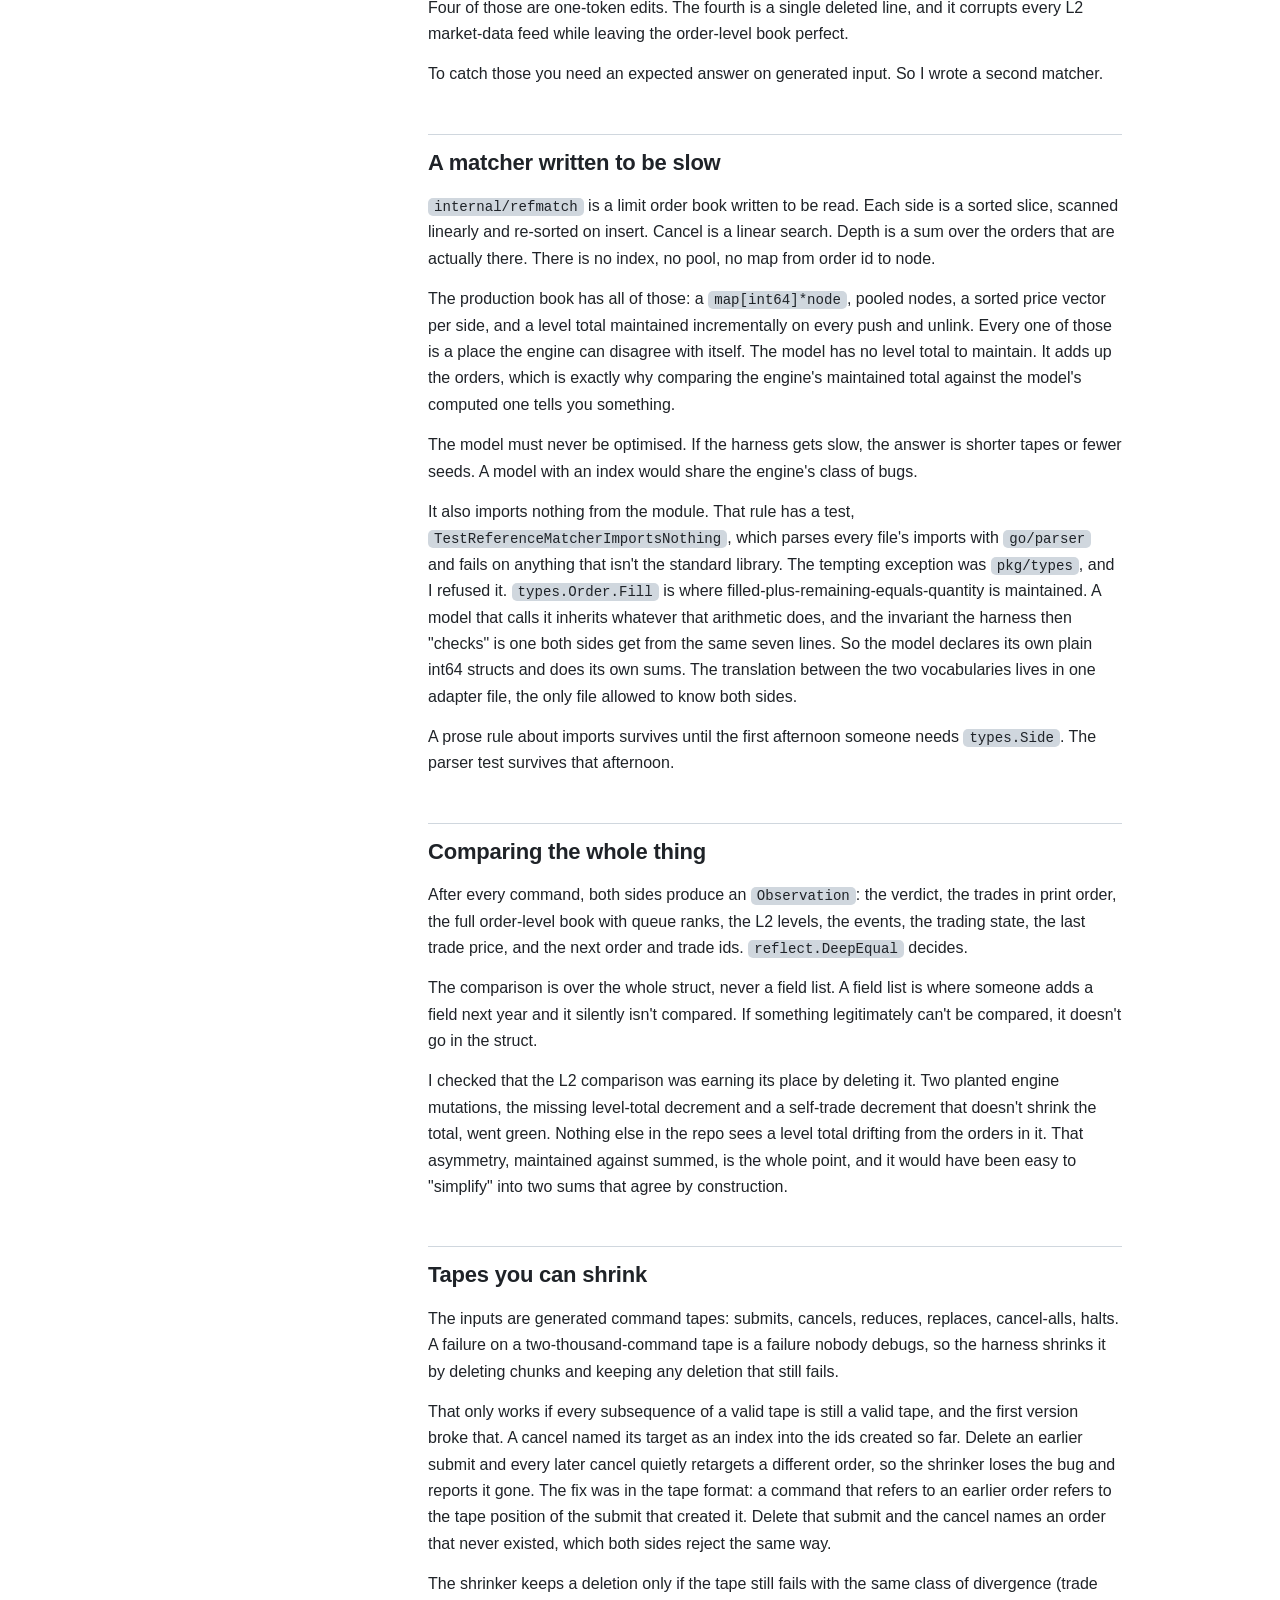
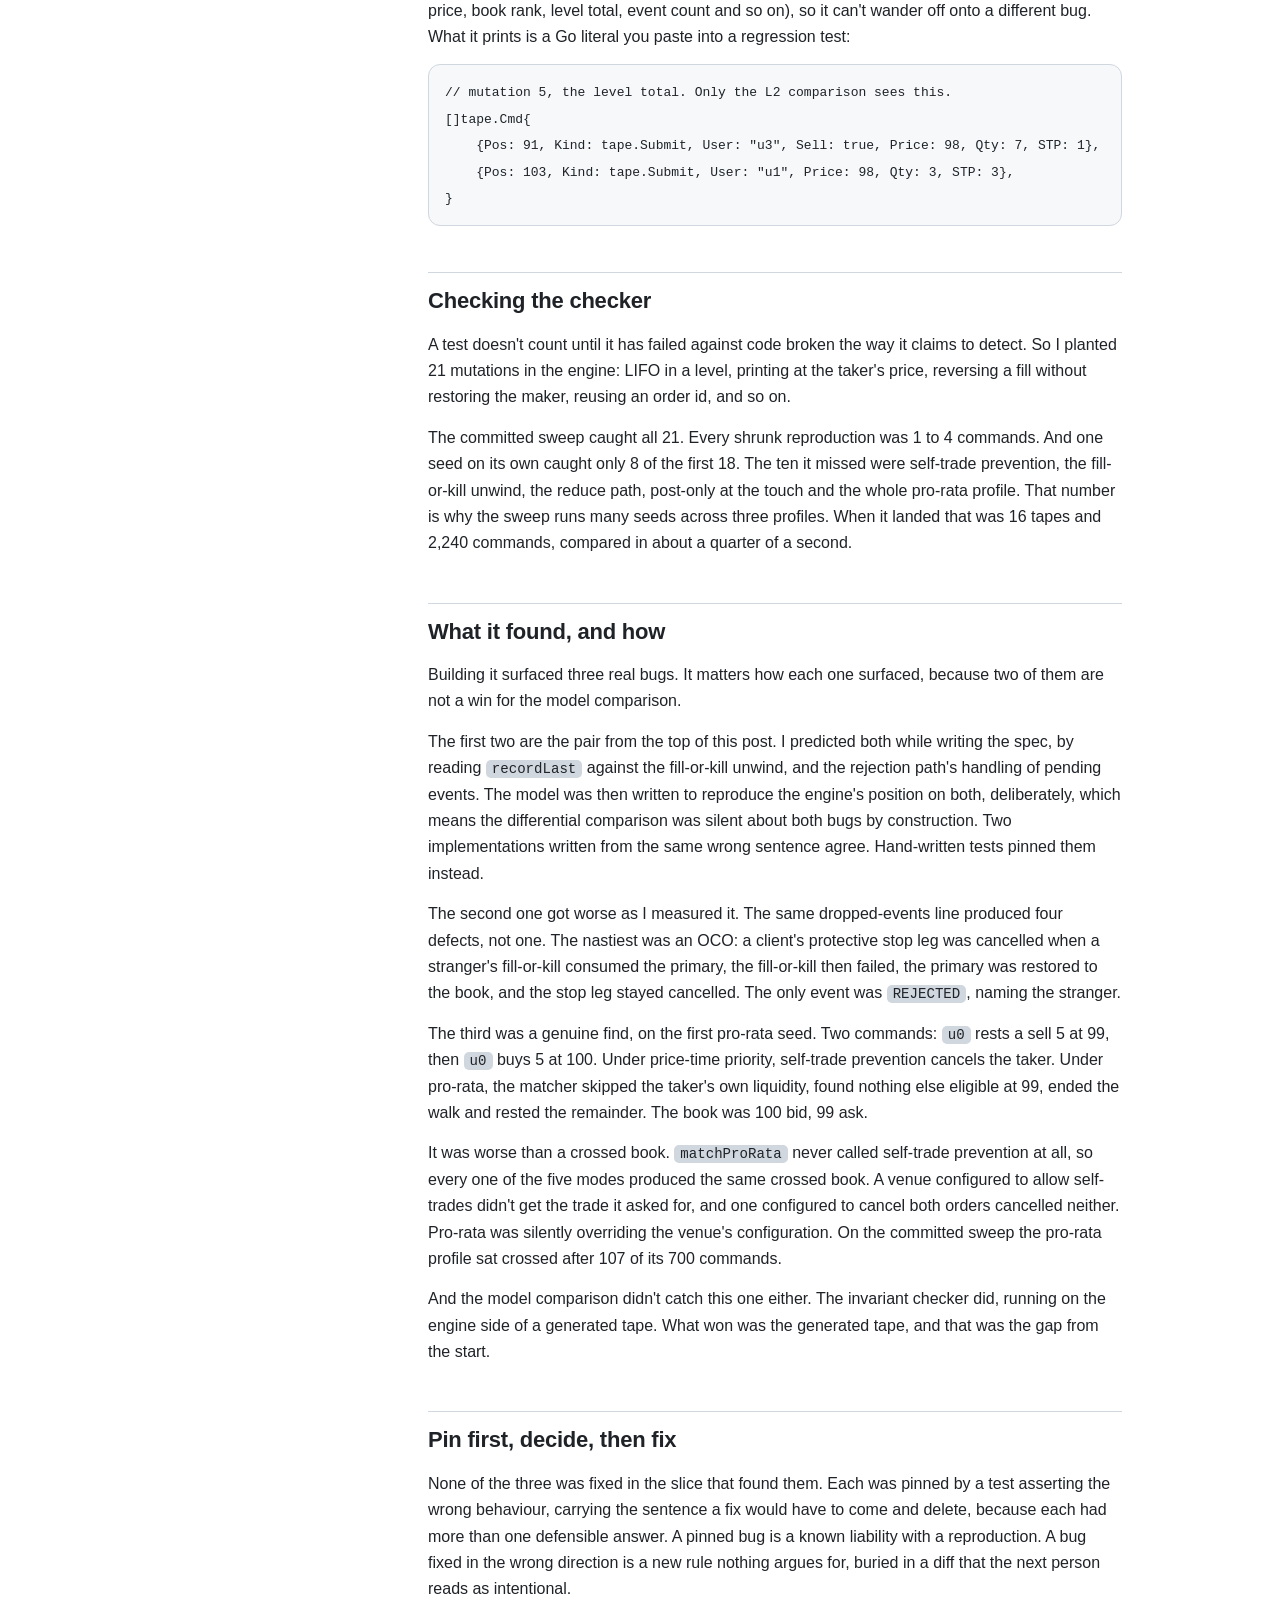
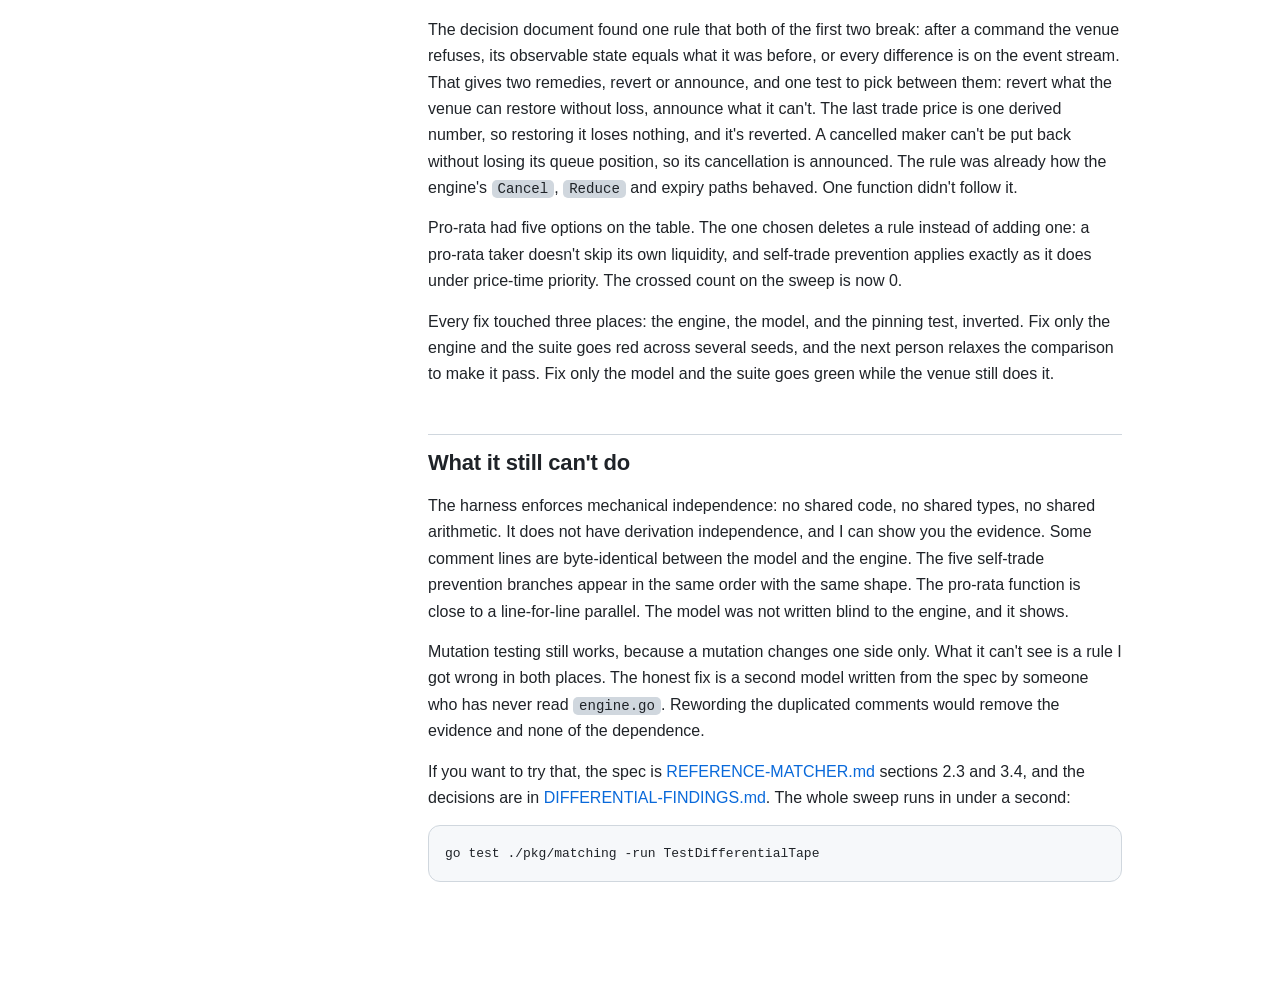
<file: web/docs/differential-testing.html>
<!doctype html>
<html lang="en">
<head>
  <meta charset="utf-8" />
  <meta name="viewport" content="width=device-width, initial-scale=1" />
  <title>A rejected order that caused someone else&#x27;s trade · orderbook</title>
  <meta name="description" content="A differential test harness for a Go matching engine: a slow reference matcher, whole-state comparison, shrinkable tapes, what it found, and what it cannot see." />
  <meta property="og:type" content="article" />
  <meta property="og:site_name" content="orderbook" />
  <meta property="og:title" content="A rejected order that caused someone else&#x27;s trade" />
  <meta property="og:description" content="A differential test harness for a Go matching engine: a slow reference matcher, whole-state comparison, shrinkable tapes, what it found, and what it cannot see." />
  <meta property="og:url" content="https://intrepidkarthi.github.io/orderbook/docs/differential-testing.html" />
  <meta property="og:image" content="https://intrepidkarthi.github.io/orderbook/og.png" />
  <meta property="og:image:width" content="1280" />
  <meta property="og:image:height" content="640" />
  <meta property="og:image:alt" content="orderbook, an embeddable limit order book and matching engine in Go, beside a depth ladder captured from the live console" />
  <meta name="twitter:card" content="summary_large_image" />
  <link rel="stylesheet" href="../style.css" />
  <style>
    .docs-main ol { margin: 0 0 14px; padding-left: 22px; } .docs-main ol li { margin: 6px 0; }
    .tbl.wide td:first-child { white-space: normal; }
    .docs-main pre.code { overflow-x: auto; }
    @media (max-width: 800px) { .tbl.wide { display: block; overflow-x: auto; } }
    .docs-meta { color: var(--muted); font-size: 14px; margin: -6px 0 22px; }
  </style>
</head>
<body class="docs-body">
  <header class="docs-top">
    <a class="brand" href="../">orderbook</a>
    <nav class="docs-toplinks">
      <a href="../">Home</a>
      <a href="../docs.html">Docs</a>
      <a href="../console.html">Live console</a>
      <a href="https://github.com/intrepidkarthi/orderbook">GitHub</a>
    </nav>
  </header>

  <div class="docs">
    <aside class="docs-nav">
      <nav>
        <span class="docs-nav-title">Differential testing</span>
        <a href="#the-bug">The bug</a>
        <a href="#why-the-existing-tests-missed-it">Why the existing tests missed it</a>
        <a href="#a-matcher-written-to-be-slow">A matcher written to be slow</a>
        <a href="#comparing-the-whole-thing">Comparing the whole thing</a>
        <a href="#tapes-you-can-shrink">Tapes you can shrink</a>
        <a href="#checking-the-checker">Checking the checker</a>
        <a href="#what-it-found-and-how">What it found, and how</a>
        <a href="#pin-first-decide-then-fix">Pin first, decide, then fix</a>
        <a href="#what-it-still-can-t-do">What it still can&#x27;t do</a>
      </nav>
    </aside>

    <main class="docs-main">
      <section id="the-bug">
        <h1>A rejected order that caused someone else&#x27;s trade</h1>
        <p class="docs-meta">How the engine is tested against a second, deliberately slow matcher. The full design and every measurement are in
        <a href="https://github.com/intrepidkarthi/orderbook/blob/main/docs/REFERENCE-MATCHER.md">REFERENCE-MATCHER.md</a> and
        <a href="https://github.com/intrepidkarthi/orderbook/blob/main/docs/DIFFERENTIAL-FINDINGS.md">DIFFERENTIAL-FINDINGS.md</a>.</p>
<p>Four commands, default configuration, nothing exotic switched on:</p>
<ol>
<li><code>u1</code> rests a sell, 3 lots at 100.</li>
<li><code>u1</code> rests a sell, 5 lots at 105.</li>
<li><code>u2</code> rests a buy stop, trigger 100, market for 2. Nothing has traded yet, so the last trade price is 0 and the stop waits.</li>
<li><code>u3</code> sends a fill-or-kill buy, 5 at 100. It prints 3, can't fill the other 2, and every print is reversed. The order is rejected with no fills.</li>
</ol>
<p>After command 4, my matching engine's last trade price was 100. The stop had fired. Trade 2 had printed 2 lots at 100 between <code>u1</code> and <code>u2</code>, a real execution that took <code>u1</code>'s resting order from 3 lots to 1. The event stream for the whole command was one event: <code>REJECTED</code>, naming <code>u3</code>.</p>
<p>A rejected order caused a trade between two other accounts, and neither of them was told.</p>
<p>That was two bugs stacked. The first left the last trade price where the reversed print had set it, and stops trigger on that price. The second dropped every event recorded during a command that ended in rejection, including the stop's trigger and the trade it made. Each one alone is a bad day. Together they're a venue that moves client positions silently.</p>
<p>This page is about the harness I built to find this class of bug. It's also about what the harness didn't find, which turned out to be the more useful lesson.</p>
      </section>
<section id="why-the-existing-tests-missed-it">
<h2>Why the existing tests missed it</h2>
<p>The engine (<a href="https://github.com/intrepidkarthi/orderbook">orderbook</a>, a limit order book and matching engine in Go) already had two kinds of test coverage, and both were good.</p>
<p>Fuzzers ran random operations and checked invariants after every one: the book is never crossed, filled plus remaining equals quantity, nothing goes negative. And a hand-written suite of about twenty-five scenarios rebuilt the book from the event stream alone and compared it exactly, covering all five self-trade prevention modes, fill-or-kill both ways, iceberg refills, OCO and stop cascades.</p>
<p>The two never met. No generated tape was checked against an expected answer, and no hand-written scenario ran more than a few dozen commands. The four commands above combine fill-or-kill with a resting stop. Nobody had written that scenario down, and the invariants were all satisfied: the book wasn't crossed, quantities balanced.</p>
<p>That's the real gap. Invariants catch a matcher that does something impossible. They can't catch a matcher that is wrong the same way every time. Five wrong rules, all consistent with every invariant the fuzzers checked:</p>
<table class="tbl wide">
<thead><tr><th>Wrong rule</th><th>Book crossed?</th><th>Quantity conserved?</th><th>Caught?</th></tr></thead>
<tbody>
<tr><td>LIFO within a price level</td><td>no</td><td>yes</td><td>no</td></tr>
<tr><td>Trade prints at the taker's price</td><td>no</td><td>yes</td><td>no</td></tr>
<tr><td>Reduce re-queues instead of shrinking in place</td><td>no</td><td>yes</td><td>no</td></tr>
<tr><td>Level total not decremented on a partial fill</td><td>no</td><td>yes</td><td>no</td></tr>
<tr><td>Pro-rata remainder to the largest order, not the earliest</td><td>no</td><td>yes</td><td>no</td></tr>
</tbody></table>
<p>Four of those are one-token edits. The fourth is a single deleted line, and it corrupts every L2 market-data feed while leaving the order-level book perfect.</p>
<p>To catch those you need an expected answer on generated input. So I wrote a second matcher.</p>
</section>
<section id="a-matcher-written-to-be-slow">
<h2>A matcher written to be slow</h2>
<p><code>internal/refmatch</code> is a limit order book written to be read. Each side is a sorted slice, scanned linearly and re-sorted on insert. Cancel is a linear search. Depth is a sum over the orders that are actually there. There is no index, no pool, no map from order id to node.</p>
<p>The production book has all of those: a <code>map[int64]*node</code>, pooled nodes, a sorted price vector per side, and a level total maintained incrementally on every push and unlink. Every one of those is a place the engine can disagree with itself. The model has no level total to maintain. It adds up the orders, which is exactly why comparing the engine's maintained total against the model's computed one tells you something.</p>
<p>The model must never be optimised. If the harness gets slow, the answer is shorter tapes or fewer seeds. A model with an index would share the engine's class of bugs.</p>
<p>It also imports nothing from the module. That rule has a test, <code>TestReferenceMatcherImportsNothing</code>, which parses every file's imports with <code>go/parser</code> and fails on anything that isn't the standard library. The tempting exception was <code>pkg/types</code>, and I refused it. <code>types.Order.Fill</code> is where filled-plus-remaining-equals-quantity is maintained. A model that calls it inherits whatever that arithmetic does, and the invariant the harness then "checks" is one both sides get from the same seven lines. So the model declares its own plain int64 structs and does its own sums. The translation between the two vocabularies lives in one adapter file, the only file allowed to know both sides.</p>
<p>A prose rule about imports survives until the first afternoon someone needs <code>types.Side</code>. The parser test survives that afternoon.</p>
</section>
<section id="comparing-the-whole-thing">
<h2>Comparing the whole thing</h2>
<p>After every command, both sides produce an <code>Observation</code>: the verdict, the trades in print order, the full order-level book with queue ranks, the L2 levels, the events, the trading state, the last trade price, and the next order and trade ids. <code>reflect.DeepEqual</code> decides.</p>
<p>The comparison is over the whole struct, never a field list. A field list is where someone adds a field next year and it silently isn't compared. If something legitimately can't be compared, it doesn't go in the struct.</p>
<p>I checked that the L2 comparison was earning its place by deleting it. Two planted engine mutations, the missing level-total decrement and a self-trade decrement that doesn't shrink the total, went green. Nothing else in the repo sees a level total drifting from the orders in it. That asymmetry, maintained against summed, is the whole point, and it would have been easy to "simplify" into two sums that agree by construction.</p>
</section>
<section id="tapes-you-can-shrink">
<h2>Tapes you can shrink</h2>
<p>The inputs are generated command tapes: submits, cancels, reduces, replaces, cancel-alls, halts. A failure on a two-thousand-command tape is a failure nobody debugs, so the harness shrinks it by deleting chunks and keeping any deletion that still fails.</p>
<p>That only works if every subsequence of a valid tape is still a valid tape, and the first version broke that. A cancel named its target as an index into the ids created so far. Delete an earlier submit and every later cancel quietly retargets a different order, so the shrinker loses the bug and reports it gone. The fix was in the tape format: a command that refers to an earlier order refers to the tape position of the submit that created it. Delete that submit and the cancel names an order that never existed, which both sides reject the same way.</p>
<p>The shrinker keeps a deletion only if the tape still fails with the same class of divergence (trade price, book rank, level total, event count and so on), so it can't wander off onto a different bug. What it prints is a Go literal you paste into a regression test:</p>
<pre class="code"><code>// mutation 5, the level total. Only the L2 comparison sees this.
[]tape.Cmd{
    {Pos: 91, Kind: tape.Submit, User: &quot;u3&quot;, Sell: true, Price: 98, Qty: 7, STP: 1},
    {Pos: 103, Kind: tape.Submit, User: &quot;u1&quot;, Price: 98, Qty: 3, STP: 3},
}</code></pre>
</section>
<section id="checking-the-checker">
<h2>Checking the checker</h2>
<p>A test doesn't count until it has failed against code broken the way it claims to detect. So I planted 21 mutations in the engine: LIFO in a level, printing at the taker's price, reversing a fill without restoring the maker, reusing an order id, and so on.</p>
<p>The committed sweep caught all 21. Every shrunk reproduction was 1 to 4 commands. And one seed on its own caught only 8 of the first 18. The ten it missed were self-trade prevention, the fill-or-kill unwind, the reduce path, post-only at the touch and the whole pro-rata profile. That number is why the sweep runs many seeds across three profiles. When it landed that was 16 tapes and 2,240 commands, compared in about a quarter of a second.</p>
</section>
<section id="what-it-found-and-how">
<h2>What it found, and how</h2>
<p>Building it surfaced three real bugs. It matters how each one surfaced, because two of them are not a win for the model comparison.</p>
<p>The first two are the pair from the top of this post. I predicted both while writing the spec, by reading <code>recordLast</code> against the fill-or-kill unwind, and the rejection path's handling of pending events. The model was then written to reproduce the engine's position on both, deliberately, which means the differential comparison was silent about both bugs by construction. Two implementations written from the same wrong sentence agree. Hand-written tests pinned them instead.</p>
<p>The second one got worse as I measured it. The same dropped-events line produced four defects, not one. The nastiest was an OCO: a client's protective stop leg was cancelled when a stranger's fill-or-kill consumed the primary, the fill-or-kill then failed, the primary was restored to the book, and the stop leg stayed cancelled. The only event was <code>REJECTED</code>, naming the stranger.</p>
<p>The third was a genuine find, on the first pro-rata seed. Two commands: <code>u0</code> rests a sell 5 at 99, then <code>u0</code> buys 5 at 100. Under price-time priority, self-trade prevention cancels the taker. Under pro-rata, the matcher skipped the taker's own liquidity, found nothing else eligible at 99, ended the walk and rested the remainder. The book was 100 bid, 99 ask.</p>
<p>It was worse than a crossed book. <code>matchProRata</code> never called self-trade prevention at all, so every one of the five modes produced the same crossed book. A venue configured to allow self-trades didn't get the trade it asked for, and one configured to cancel both orders cancelled neither. Pro-rata was silently overriding the venue's configuration. On the committed sweep the pro-rata profile sat crossed after 107 of its 700 commands.</p>
<p>And the model comparison didn't catch this one either. The invariant checker did, running on the engine side of a generated tape. What won was the generated tape, and that was the gap from the start.</p>
</section>
<section id="pin-first-decide-then-fix">
<h2>Pin first, decide, then fix</h2>
<p>None of the three was fixed in the slice that found them. Each was pinned by a test asserting the wrong behaviour, carrying the sentence a fix would have to come and delete, because each had more than one defensible answer. A pinned bug is a known liability with a reproduction. A bug fixed in the wrong direction is a new rule nothing argues for, buried in a diff that the next person reads as intentional.</p>
<p>The decision document found one rule that both of the first two break: after a command the venue refuses, its observable state equals what it was before, or every difference is on the event stream. That gives two remedies, revert or announce, and one test to pick between them: revert what the venue can restore without loss, announce what it can't. The last trade price is one derived number, so restoring it loses nothing, and it's reverted. A cancelled maker can't be put back without losing its queue position, so its cancellation is announced. The rule was already how the engine's <code>Cancel</code>, <code>Reduce</code> and expiry paths behaved. One function didn't follow it.</p>
<p>Pro-rata had five options on the table. The one chosen deletes a rule instead of adding one: a pro-rata taker doesn't skip its own liquidity, and self-trade prevention applies exactly as it does under price-time priority. The crossed count on the sweep is now 0.</p>
<p>Every fix touched three places: the engine, the model, and the pinning test, inverted. Fix only the engine and the suite goes red across several seeds, and the next person relaxes the comparison to make it pass. Fix only the model and the suite goes green while the venue still does it.</p>
</section>
<section id="what-it-still-can-t-do">
<h2>What it still can't do</h2>
<p>The harness enforces mechanical independence: no shared code, no shared types, no shared arithmetic. It does not have derivation independence, and I can show you the evidence. Some comment lines are byte-identical between the model and the engine. The five self-trade prevention branches appear in the same order with the same shape. The pro-rata function is close to a line-for-line parallel. The model was not written blind to the engine, and it shows.</p>
<p>Mutation testing still works, because a mutation changes one side only. What it can't see is a rule I got wrong in both places. The honest fix is a second model written from the spec by someone who has never read <code>engine.go</code>. Rewording the duplicated comments would remove the evidence and none of the dependence.</p>
<p>If you want to try that, the spec is <a href="https://github.com/intrepidkarthi/orderbook/blob/main/docs/REFERENCE-MATCHER.md">REFERENCE-MATCHER.md</a> sections 2.3 and 3.4, and the decisions are in <a href="https://github.com/intrepidkarthi/orderbook/blob/main/docs/DIFFERENTIAL-FINDINGS.md">DIFFERENTIAL-FINDINGS.md</a>. The whole sweep runs in under a second:</p>
<pre class="code"><code>go test ./pkg/matching -run TestDifferentialTape</code></pre>
</section>
    </main>
  </div>

  <script>
    // Highlight the current section in the sidebar as you scroll.
    const links = [...document.querySelectorAll(".docs-nav a")];
    const map = new Map(links.map((a) => [a.getAttribute("href").slice(1), a]));
    const obs = new IntersectionObserver(
      (entries) => {
        entries.forEach((e) => {
          if (e.isIntersecting) {
            links.forEach((a) => a.classList.remove("on"));
            const a = map.get(e.target.id);
            if (a) a.classList.add("on");
          }
        });
      },
      { rootMargin: "-10% 0px -80% 0px" }
    );
    document.querySelectorAll(".docs-main section").forEach((s) => obs.observe(s));
  </script>
</body>
</html>
</file>
<file: web/style.css>
:root {
  --bg: #0d1117; --bg2: #161b22; --card: #161b22; --line: #21262d;
  --fg: #e6edf3; --muted: #8b949e;
  --bid: #3fb950; --ask: #f85149; --gold: #d4a547; --link: #58a6ff;
  --bidDim: rgba(63,185,80,.14); --askDim: rgba(248,81,73,.13);
  --maxw: 1040px;
}
@media (prefers-color-scheme: light) {
  :root {
    --bg: #ffffff; --bg2: #f6f8fa; --card: #ffffff; --line: #d0d7de;
    --fg: #1f2328; --muted: #59636e; --link: #0969da;
    --bidDim: rgba(31,136,61,.10); --askDim: rgba(207,34,46,.09);
    --bid: #1a7f37; --ask: #cf222e;
  }
}
:root[data-theme="dark"] { --bg:#0d1117; --bg2:#161b22; --card:#161b22; --line:#21262d; --fg:#e6edf3; --muted:#8b949e; }
:root[data-theme="light"] { --bg:#fff; --bg2:#f6f8fa; --card:#fff; --line:#d0d7de; --fg:#1f2328; --muted:#59636e; --link:#0969da; }

* { box-sizing: border-box; }
html { scroll-behavior: smooth; scroll-padding-top: 64px; }
body {
  margin: 0; background: var(--bg); color: var(--fg);
  font: 16px/1.65 -apple-system, BlinkMacSystemFont, "Segoe UI", Roboto, Helvetica, Arial, sans-serif;
  -webkit-font-smoothing: antialiased;
}
a { color: var(--link); text-decoration: none; }
a:hover { text-decoration: underline; }
code { font-family: ui-monospace, SFMono-Regular, Menlo, monospace; font-size: .88em; background: var(--line); padding: 1px 6px; border-radius: 5px; }
b, strong { color: var(--fg); font-weight: 650; }

/* nav */
.nav {
  position: sticky; top: 0; z-index: 50; display: flex; align-items: center; justify-content: space-between;
  gap: 16px; padding: 12px max(20px, calc((100% - var(--maxw)) / 2));
  background: color-mix(in srgb, var(--bg) 82%, transparent); backdrop-filter: blur(10px);
  border-bottom: 1px solid var(--line);
}
.brand { font-weight: 700; font-size: 18px; color: var(--fg); }
.nav-links { display: flex; gap: 18px; align-items: center; font-size: 14px; flex-wrap: wrap; }
.nav-links a { color: var(--muted); }
.nav-links a:hover { color: var(--fg); text-decoration: none; }
.nav-gh { color: var(--gold) !important; font-weight: 600; }
@media (max-width: 760px) { .nav-links a:not(.nav-gh) { display: none; } }

/* layout */
main, .hero { max-width: var(--maxw); margin: 0 auto; padding: 0 20px; }
.sec { padding: 54px 0; border-top: 1px solid var(--line); }
.sec h2 { font-size: 30px; letter-spacing: -.02em; margin: 0 0 12px; }
.sec-lede { color: var(--muted); font-size: 17px; max-width: 70ch; margin: 0 0 18px; }
.sec-lede strong, .sec-lede em { color: var(--fg); }

/* hero */
.hero { padding-top: 60px; padding-bottom: 40px; text-align: center; }
.eyebrow { font-size: 12px; letter-spacing: .12em; color: var(--muted); font-weight: 600; }
.hero h1 { font-size: 46px; line-height: 1.1; letter-spacing: -.03em; margin: 14px 0 18px; }
.lede { color: var(--muted); font-size: 18px; max-width: 62ch; margin: 0 auto 26px; }
.lede strong { color: var(--fg); }
.hero-cta { display: flex; gap: 12px; justify-content: center; flex-wrap: wrap; }
.btn { display: inline-block; font-size: 15px; font-weight: 600; padding: 11px 20px; border-radius: 9px;
  border: 1px solid var(--line); color: var(--fg); background: var(--card); cursor: pointer; transition: filter .15s, transform .05s; }
.btn:hover { filter: brightness(1.08); text-decoration: none; }
.btn:active { transform: translateY(1px); }
.btn.primary { background: var(--gold); border-color: var(--gold); color: #241a04; }
.btn.ghost { background: transparent; color: var(--muted); }
.btn.wide { display: block; text-align: center; margin-top: 14px; }
@media (max-width: 640px) { .hero h1 { font-size: 32px; } }

.stat-row { display: flex; gap: 14px; justify-content: center; flex-wrap: wrap; margin-top: 34px; }
.stat-row div { background: var(--card); border: 1px solid var(--line); border-radius: 12px; padding: 14px 20px; min-width: 130px; }
.stat-row b { display: block; font-size: 22px; color: var(--gold); }
.stat-row span { font-size: 12.5px; color: var(--muted); }

/* two-column */
.two-col { display: grid; grid-template-columns: 1fr 1fr; gap: 28px; align-items: start; }
@media (max-width: 820px) { .two-col { grid-template-columns: 1fr; } }
.explain { margin: 0 0 16px; padding-left: 20px; }
.explain li { margin: 0 0 12px; color: var(--fg); }
.explain .g { color: var(--bid); font-weight: 600; } .explain .r { color: var(--ask); font-weight: 600; }
.hint { color: var(--muted); font-size: 14px; }

/* order book panel */
.ob-panel { background: var(--card); border: 1px solid var(--line); border-radius: 14px; padding: 14px; }
.ob-head, .ob-mid { display: flex; justify-content: space-between; color: var(--muted); font-size: 12px; letter-spacing: .04em; }
.ob-head { padding: 0 6px 8px; border-bottom: 1px solid var(--line); }
.ob-mid { padding: 9px 6px; margin: 3px 0; border-top: 1px dashed var(--line); border-bottom: 1px dashed var(--line); font-variant-numeric: tabular-nums; }
.ob-side { display: flex; flex-direction: column; }
.ob-row { position: relative; display: flex; justify-content: space-between; padding: 4px 6px; font-variant-numeric: tabular-nums; font-size: 14px; border-radius: 5px; overflow: hidden; }
.ob-row .p { z-index: 1; font-weight: 600; } .ob-row .s { z-index: 1; color: var(--muted); }
.ob-row .bar { position: absolute; top: 0; right: 0; height: 100%; width: 0; transition: width .4s cubic-bezier(.22,.61,.36,1); }
.ob-side.a .p { color: var(--ask); } .ob-side.a .bar { background: var(--askDim); }
.ob-side.b .p { color: var(--bid); } .ob-side.b .bar { background: var(--bidDim); }
.ob-row.best .p { text-shadow: 0 0 8px currentColor; }
.ob-row.hit { animation: hit .5s ease; }
@keyframes hit { from { background: var(--gold); } to { background: transparent; } }
.tape { margin-top: 10px; border-top: 1px solid var(--line); padding-top: 8px; min-height: 26px; font-size: 13px; font-variant-numeric: tabular-nums; }
.tape .t { display: flex; justify-content: space-between; padding: 1px 4px; animation: fadein .4s ease; }
.tape .t.buy { color: var(--bid); } .tape .t.sell { color: var(--ask); }
@keyframes fadein { from { opacity: 0; } }

.steps { display: flex; gap: 10px; margin-bottom: 14px; }
.step-text { font-size: 15px; min-height: 48px; }
.mini { color: var(--muted); font-size: 14px; padding-left: 18px; }
.mini li { margin: 6px 0; }

/* paths */
.path-grid { display: grid; grid-template-columns: repeat(auto-fit, minmax(220px, 1fr)); gap: 12px; }
.path { display: block; background: var(--card); border: 1px solid var(--line); border-radius: 12px; padding: 16px 18px; color: var(--fg); }
.path:hover { border-color: var(--muted); text-decoration: none; }
.path b { display: block; margin-bottom: 5px; color: var(--gold); }
.path span { display: block; color: var(--muted); font-size: 14px; line-height: 1.5; }
.path code { font-size: .82em; }

/* features */
.feat-grid { display: grid; grid-template-columns: repeat(auto-fit, minmax(230px, 1fr)); gap: 16px; }
.feat { background: var(--card); border: 1px solid var(--line); border-radius: 14px; padding: 18px 20px; }
.feat h3 { margin: 0 0 10px; font-size: 16px; color: var(--gold); }
.feat ul { margin: 0; padding-left: 18px; }
.feat li { margin: 6px 0; font-size: 14.5px; }

/* production */
.prod-grid { display: grid; grid-template-columns: repeat(auto-fit, minmax(280px, 1fr)); gap: 16px; }
.prod { background: var(--card); border: 1px solid var(--line); border-radius: 14px; padding: 18px 20px; }
.prod h3 { margin: 0 0 8px; font-size: 16px; }
.prod p { margin: 0; color: var(--muted); font-size: 14.5px; }
.prod b { color: var(--gold); }

/* code */
.code { background: var(--bg2); border: 1px solid var(--line); border-radius: 12px; padding: 14px 16px; overflow-x: auto; margin: 0 0 18px; }
.code code { background: none; padding: 0; font-size: 13px; line-height: 1.6; color: var(--fg); white-space: pre; }
.doclist { padding-left: 18px; } .doclist li { margin: 7px 0; }
.start-col { align-items: start; }

/* footer + loading */
.foot { max-width: var(--maxw); margin: 0 auto; padding: 30px 20px 50px; display: flex; justify-content: space-between; gap: 12px; flex-wrap: wrap; color: var(--muted); font-size: 13.5px; border-top: 1px solid var(--line); }
.loading { position: fixed; top: 12px; right: 16px; z-index: 60; background: var(--card); border: 1px solid var(--line); border-radius: 8px; padding: 6px 12px; font-size: 12px; color: var(--muted); }
.loading.done { display: none; }

/* ---------- docs page (deliberately plain & text-first) ---------- */
.docs-top { position: sticky; top: 0; z-index: 40; display: flex; align-items: center; justify-content: space-between;
  padding: 12px 28px; border-bottom: 1px solid var(--line); background: color-mix(in srgb, var(--bg) 88%, transparent); backdrop-filter: blur(8px); }
.docs-toplinks { display: flex; gap: 20px; font-size: 14px; }
@media (max-width: 800px) {
  .docs-top { padding: 12px 16px; gap: 16px; }
  .docs-top .brand { flex-shrink: 0; }
  .docs-toplinks { gap: 14px; min-width: 0; overflow-x: auto; scrollbar-width: none;
    -webkit-mask-image: linear-gradient(to right, #000 82%, transparent); mask-image: linear-gradient(to right, #000 82%, transparent); }
  .docs-toplinks a { white-space: nowrap; }
  .docs-main .tbl { display: block; overflow-x: auto; }
}
.docs-main pre.code { overflow-x: auto; }
.docs-toplinks a { color: var(--muted); } .docs-toplinks a:hover { color: var(--fg); text-decoration: none; }

.docs { display: grid; grid-template-columns: 230px minmax(0, 1fr); gap: 40px; max-width: 1020px; margin: 0 auto; padding: 0 28px; }
@media (max-width: 800px) { .docs { grid-template-columns: minmax(0, 1fr); padding: 0 16px; } .docs-nav { display: none; } }

.docs-nav { position: sticky; top: 64px; align-self: start; height: calc(100vh - 80px); overflow-y: auto; padding: 28px 0; }
.docs-nav nav { display: flex; flex-direction: column; gap: 2px; }
.docs-nav-title { font-size: 11px; letter-spacing: .1em; text-transform: uppercase; color: var(--muted); margin-bottom: 10px; }
.docs-nav a { color: var(--muted); font-size: 14px; padding: 5px 12px; border-left: 2px solid transparent; }
.docs-nav a:hover { color: var(--fg); text-decoration: none; }
.docs-nav a.on { color: var(--fg); border-left-color: var(--gold); }

.docs-main { width: 100%; max-width: 720px; min-width: 0; padding: 30px 0 90px; }
.docs-main h1 { font-size: 30px; letter-spacing: -.02em; margin: 0 0 16px; }
.docs-main h2 { font-size: 22px; letter-spacing: -.01em; margin: 46px 0 12px; padding-top: 10px; border-top: 1px solid var(--line); }
.docs-main h3 { font-size: 16px; margin: 26px 0 8px; }
.docs-main p { margin: 0 0 14px; }
.docs-main ul { margin: 0 0 14px; padding-left: 22px; } .docs-main li { margin: 6px 0; }
.docs-main a { color: var(--link); }
.docs-main section { scroll-margin-top: 76px; }

.tbl { width: 100%; border-collapse: collapse; margin: 4px 0 18px; font-size: 14.5px; }
.tbl th, .tbl td { text-align: left; padding: 9px 12px; border-bottom: 1px solid var(--line); vertical-align: top; }
.tbl th { color: var(--muted); font-weight: 600; font-size: 12.5px; letter-spacing: .03em; }
.tbl td:first-child { white-space: nowrap; font-weight: 600; }
.tbl td:nth-child(2), .tbl td:nth-child(3) { font-variant-numeric: tabular-nums; }
.diagram { background: var(--bg2); border: 1px solid var(--line); border-radius: 10px; padding: 16px; overflow-x: auto; margin: 0 0 16px; }
.diagram code { background: none; padding: 0; font-size: 12.5px; line-height: 1.7; color: var(--muted); white-space: pre; }
</file>
